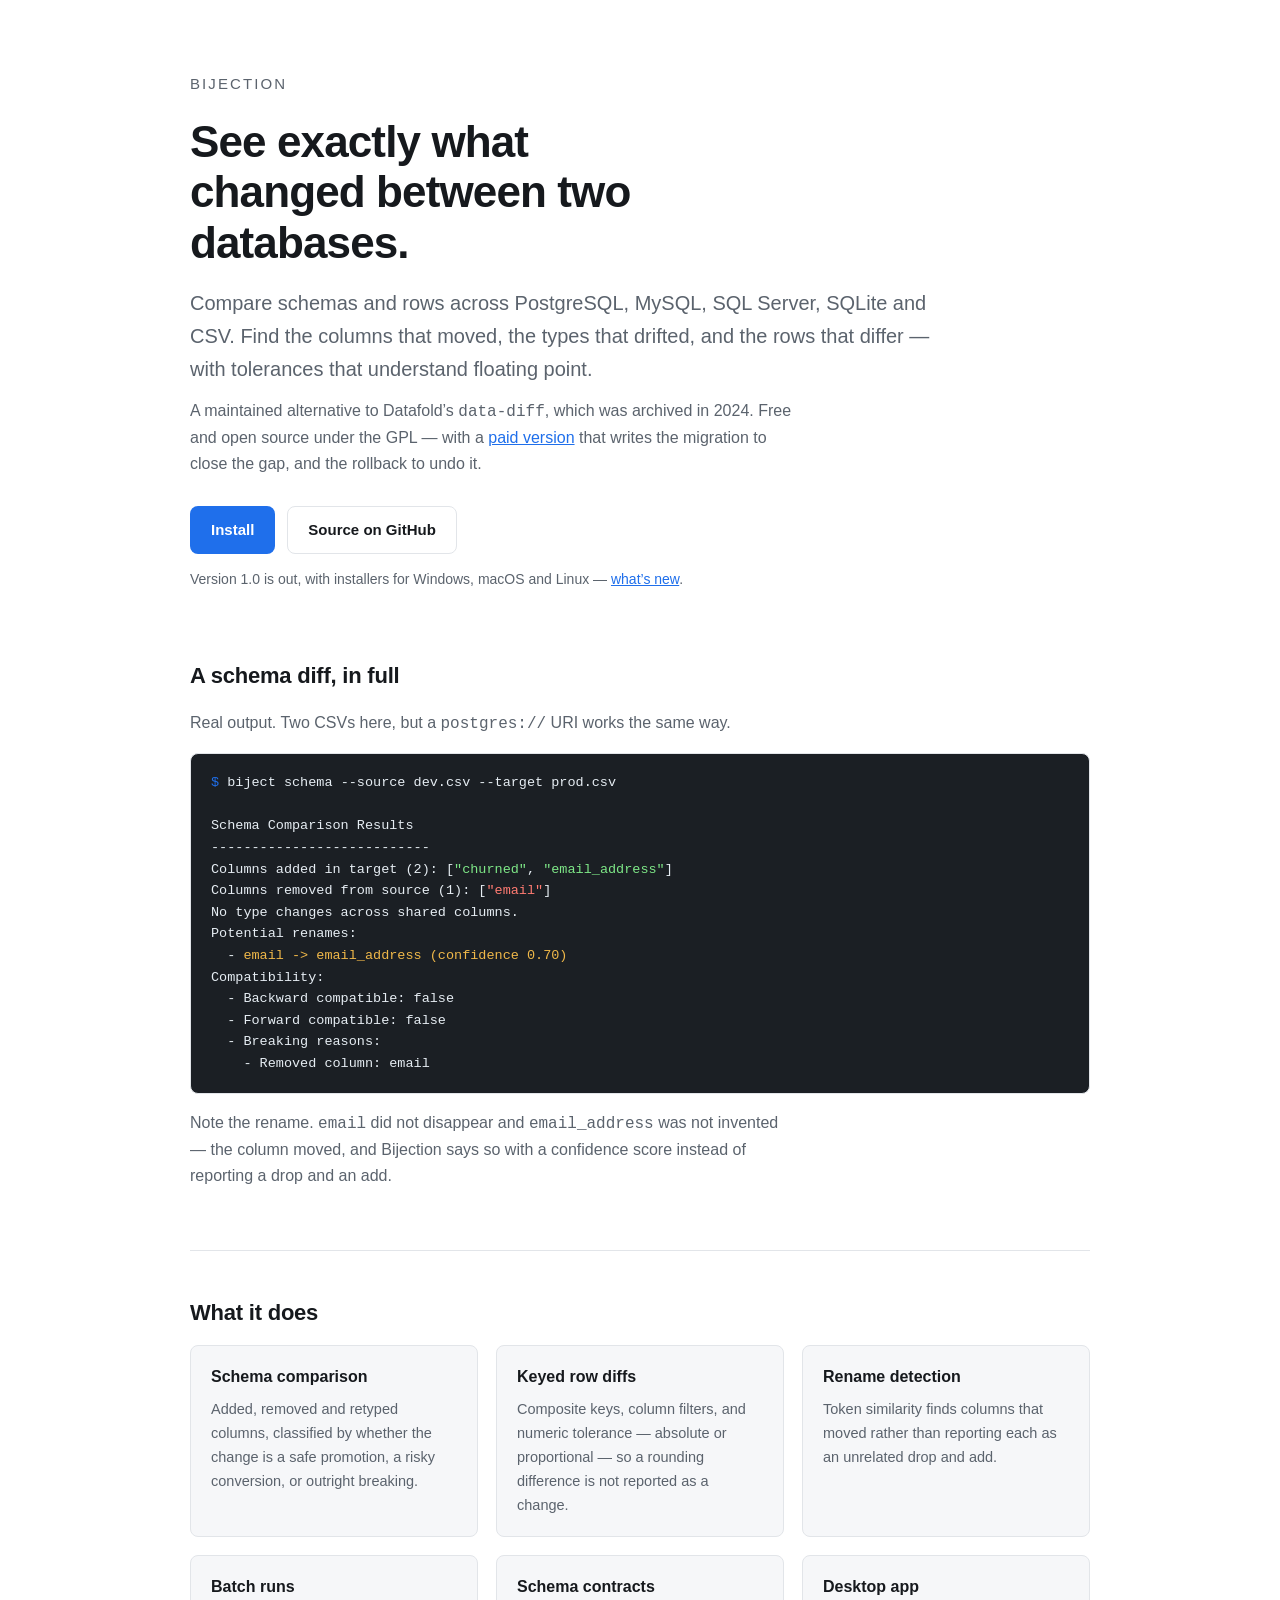
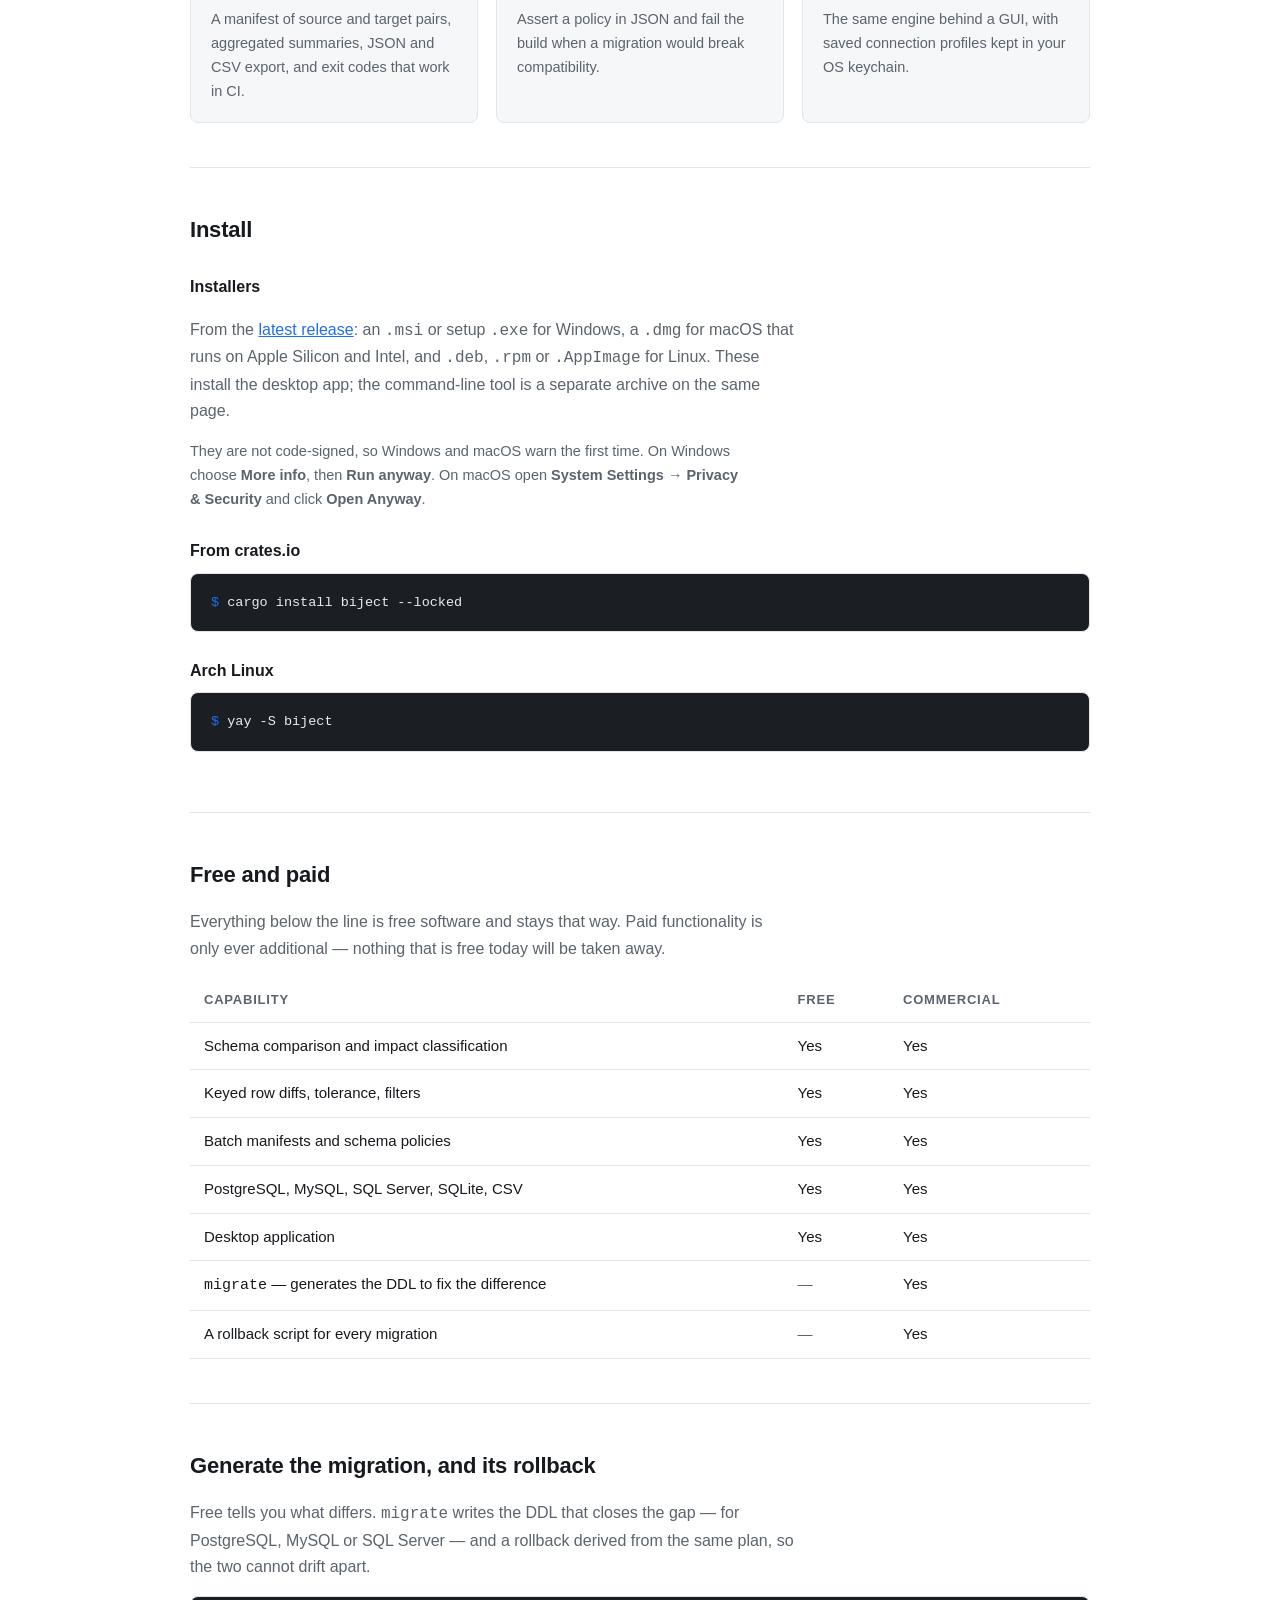
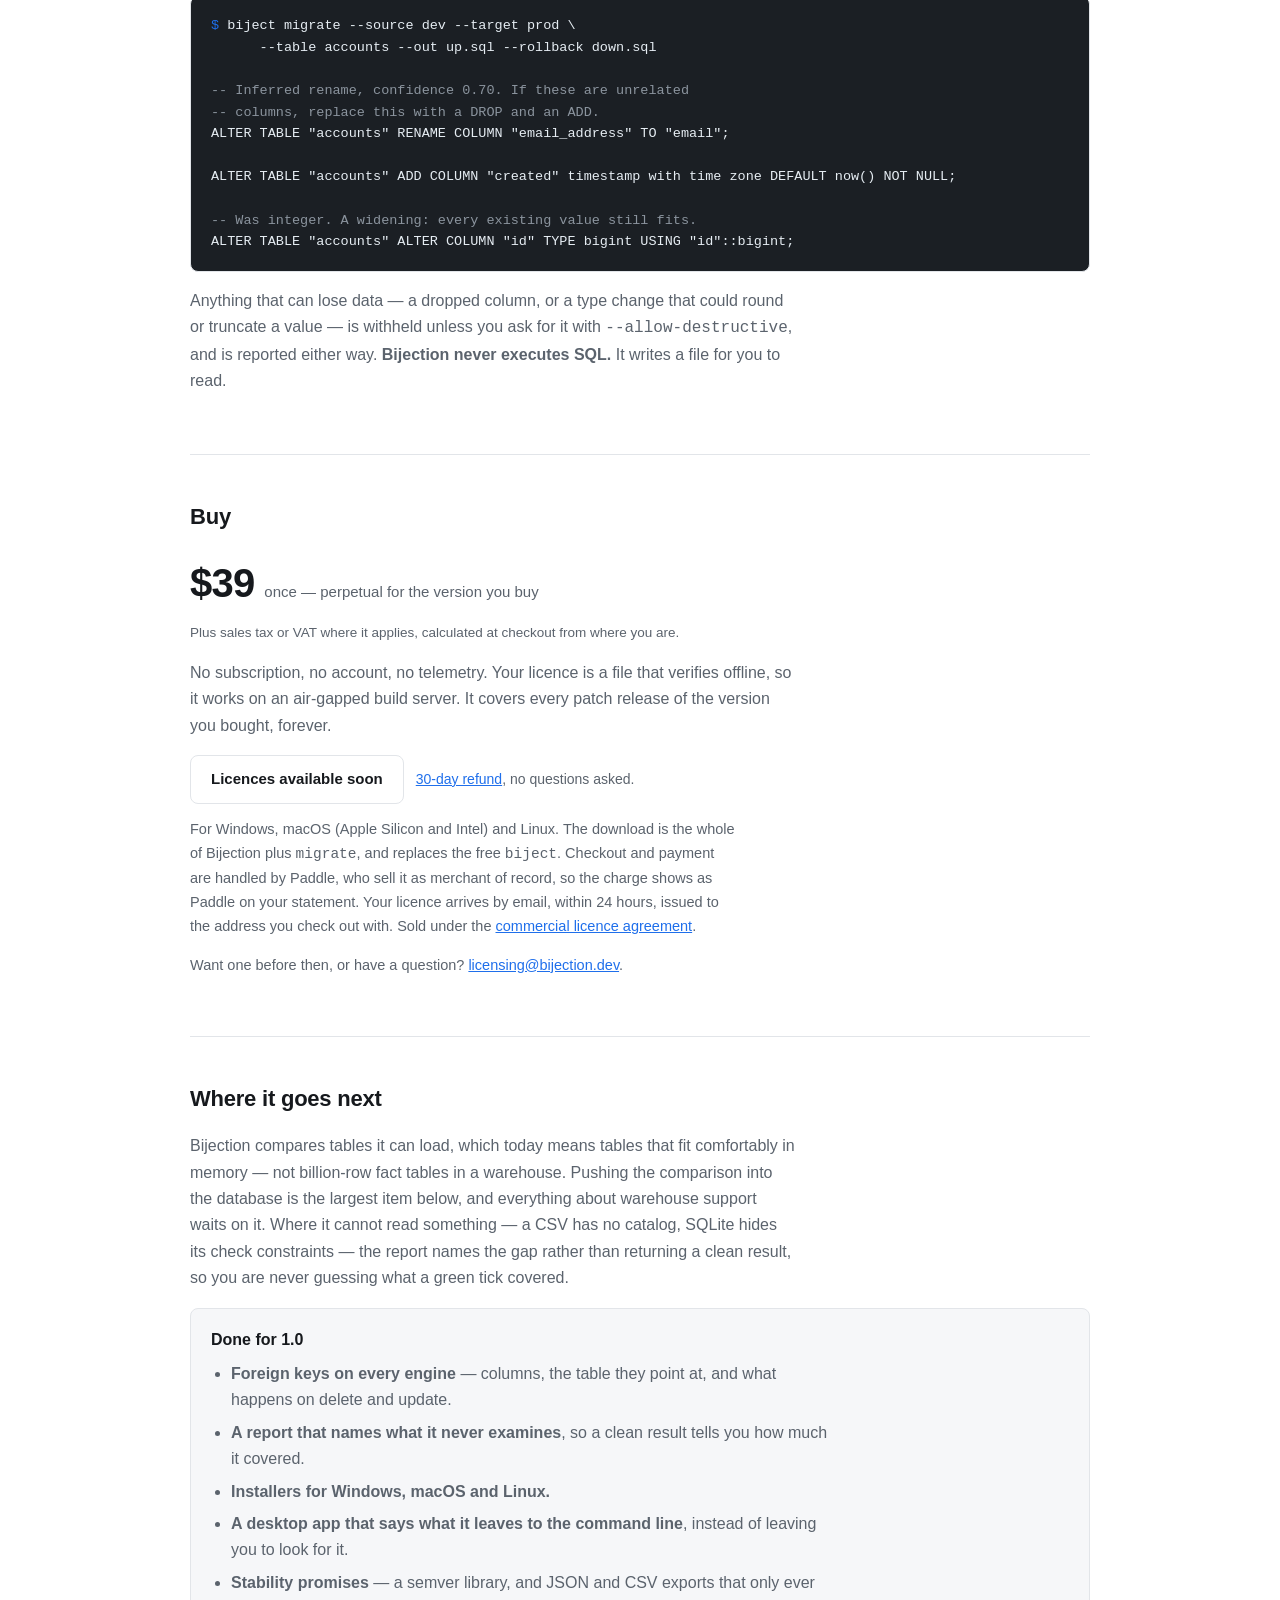
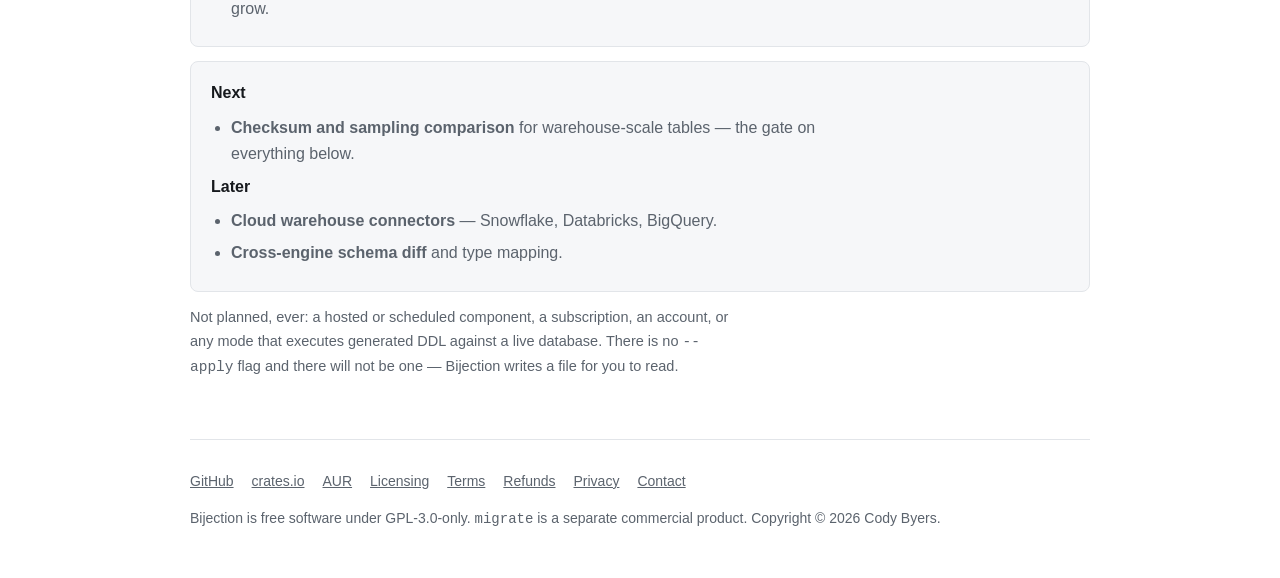
<file: site/index.html>
<!doctype html>
<html lang="en">
<head>
<meta charset="utf-8">
<meta name="viewport" content="width=device-width, initial-scale=1">
<title>Bijection — schema and data diffs for SQL databases</title>
<meta name="description" content="Compare schemas and rows across PostgreSQL, MySQL, SQL Server, SQLite and CSV. Free and open source. Migration DDL generation available commercially.">

<meta property="og:title" content="Bijection">
<meta property="og:description" content="Schema and data diffs for SQL databases. A maintained alternative to Datafold's data-diff, archived in 2024.">
<meta property="og:type" content="website">
<meta property="og:url" content="https://bijection.dev">

<link rel="icon" href="/icon.svg" type="image/svg+xml">
<link rel="stylesheet" href="style.css">
</head>
<body>

<div class="wrap">

<header>
  <p class="brand">Bijection</p>
  <h1>See exactly what changed between two databases.</h1>
  <p class="lede">
    Compare schemas and rows across PostgreSQL, MySQL, SQL Server, SQLite and CSV.
    Find the columns that moved, the types that drifted, and the rows that differ —
    with tolerances that understand floating point.
  </p>
  <p class="successor">
    A maintained alternative to Datafold&rsquo;s <span class="mono">data-diff</span>, which was
    archived in 2024. Free and open source under the GPL — with a
    <a href="#pro">paid version</a> that writes the migration to close the gap, and the
    rollback to undo it.
  </p>
  <div class="cta-row">
    <a class="btn btn-primary" href="#install">Install</a>
    <a class="btn btn-secondary" href="https://github.com/vixinxiviir/biject">Source on GitHub</a>
  </div>
  <p class="cta-note">
    Version 1.0 is out, with installers for Windows, macOS and Linux —
    <a href="https://github.com/vixinxiviir/biject/releases/tag/v1.0.0">what&rsquo;s new</a>.
  </p>
</header>

<section>
  <h2>A schema diff, in full</h2>
  <p class="muted">Real output. Two CSVs here, but a <span class="mono">postgres://</span> URI works the same way.</p>
<pre><span class="p">$</span> biject schema --source dev.csv --target prod.csv

Schema Comparison Results
---------------------------
Columns added in target (2): [<span class="a">"churned"</span>, <span class="a">"email_address"</span>]
Columns removed from source (1): [<span class="d">"email"</span>]
No type changes across shared columns.
Potential renames:
  - <span class="w">email -&gt; email_address (confidence 0.70)</span>
Compatibility:
  - Backward compatible: false
  - Forward compatible: false
  - Breaking reasons:
    - Removed column: email</pre>
  <p class="muted">
    Note the rename. <span class="mono">email</span> did not disappear and
    <span class="mono">email_address</span> was not invented — the column moved, and
    Bijection says so with a confidence score instead of reporting a drop and an add.
  </p>
</section>

<section>
  <h2>What it does</h2>
  <div class="grid">
    <div class="card">
      <h3>Schema comparison</h3>
      <p>Added, removed and retyped columns, classified by whether the change is a safe promotion, a risky conversion, or outright breaking.</p>
    </div>
    <div class="card">
      <h3>Keyed row diffs</h3>
      <p>Composite keys, column filters, and numeric tolerance — absolute or proportional — so a rounding difference is not reported as a change.</p>
    </div>
    <div class="card">
      <h3>Rename detection</h3>
      <p>Token similarity finds columns that moved rather than reporting each as an unrelated drop and add.</p>
    </div>
    <div class="card">
      <h3>Batch runs</h3>
      <p>A manifest of source and target pairs, aggregated summaries, JSON and CSV export, and exit codes that work in CI.</p>
    </div>
    <div class="card">
      <h3>Schema contracts</h3>
      <p>Assert a policy in JSON and fail the build when a migration would break compatibility.</p>
    </div>
    <div class="card">
      <h3>Desktop app</h3>
      <p>The same engine behind a GUI, with saved connection profiles kept in your OS keychain.</p>
    </div>
  </div>
</section>

<section id="install">
  <h2>Install</h2>
  <h3>Installers</h3>
  <p class="muted">
    From the <a href="https://github.com/vixinxiviir/biject/releases/latest">latest release</a>:
    an <span class="mono">.msi</span> or setup <span class="mono">.exe</span> for Windows, a
    <span class="mono">.dmg</span> for macOS that runs on Apple Silicon and Intel, and
    <span class="mono">.deb</span>, <span class="mono">.rpm</span> or
    <span class="mono">.AppImage</span> for Linux. These install the desktop app; the
    command-line tool is a separate archive on the same page.
  </p>
  <p class="muted" style="font-size:14.5px">
    They are not code-signed, so Windows and macOS warn the first time. On Windows choose
    <strong>More info</strong>, then <strong>Run anyway</strong>. On macOS open
    <strong>System Settings → Privacy &amp; Security</strong> and click
    <strong>Open Anyway</strong>.
  </p>
  <h3>From crates.io</h3>
<pre><span class="p">$</span> cargo install biject --locked</pre>
  <h3>Arch Linux</h3>
<pre><span class="p">$</span> yay -S biject</pre>
</section>

<section>
  <h2>Free and paid</h2>
  <p class="muted">
    Everything below the line is free software and stays that way. Paid functionality is
    only ever additional — nothing that is free today will be taken away.
  </p>
  <div class="table-scroll">
  <table>
    <thead>
      <tr><th>Capability</th><th>Free</th><th>Commercial</th></tr>
    </thead>
    <tbody>
      <tr><td>Schema comparison and impact classification</td><td class="yes">Yes</td><td class="yes">Yes</td></tr>
      <tr><td>Keyed row diffs, tolerance, filters</td><td class="yes">Yes</td><td class="yes">Yes</td></tr>
      <tr><td>Batch manifests and schema policies</td><td class="yes">Yes</td><td class="yes">Yes</td></tr>
      <tr><td>PostgreSQL, MySQL, SQL Server, SQLite, CSV</td><td class="yes">Yes</td><td class="yes">Yes</td></tr>
      <tr><td>Desktop application</td><td class="yes">Yes</td><td class="yes">Yes</td></tr>
      <tr><td><span class="mono">migrate</span> — generates the DDL to fix the difference</td><td class="no">—</td><td class="yes">Yes</td></tr>
      <tr><td>A rollback script for every migration</td><td class="no">—</td><td class="yes">Yes</td></tr>
    </tbody>
  </table>
  </div>
</section>

<section id="pro">
  <h2>Generate the migration, and its rollback</h2>
  <p class="muted">
    Free tells you what differs. <span class="mono">migrate</span> writes the
    DDL that closes the gap — for PostgreSQL, MySQL or SQL Server — and a rollback derived from the same plan, so the two cannot drift apart.
  </p>
<pre><span class="p">$</span> biject migrate --source dev --target prod \
      --table accounts --out up.sql --rollback down.sql

<span class="c">-- Inferred rename, confidence 0.70. If these are unrelated
-- columns, replace this with a DROP and an ADD.</span>
ALTER TABLE "accounts" RENAME COLUMN "email_address" TO "email";

ALTER TABLE "accounts" ADD COLUMN "created" timestamp with time zone DEFAULT now() NOT NULL;

<span class="c">-- Was integer. A widening: every existing value still fits.</span>
ALTER TABLE "accounts" ALTER COLUMN "id" TYPE bigint USING "id"::bigint;</pre>
  <p class="muted">
    Anything that can lose data — a dropped column, or a type change that could round or
    truncate a value — is withheld unless you ask for it with
    <span class="mono">--allow-destructive</span>, and is reported either way.
    <strong>Bijection never executes SQL.</strong> It writes a file for you to read.
  </p>
</section>

<section>
  <h2>Buy</h2>
  <div class="price">
    <span class="amount">$39</span>
    <span class="terms">once — perpetual for the version you buy</span>
  </div>
  <p class="muted" style="font-size:13.5px; margin-top:-8px">
    Plus sales tax or VAT where it applies, calculated at checkout from where you are.
  </p>
  <p class="muted">
    No subscription, no account, no telemetry. Your licence is a file that verifies
    offline, so it works on an air-gapped build server. It covers every patch release
    of the version you bought, forever.
  </p>
  <div class="cta-row">
    <!-- Replaced by a "Buy — $39" button by the checkout script at the end of this
         page, once its two live Paddle values are filled in. Until then, and for
         anyone whose browser blocks Paddle's script, it stays a disabled label: a
         button that goes nowhere is worse than none. -->
    <span id="buy-slot" class="btn btn-secondary" aria-disabled="true">Licences available soon</span>
    <span class="cta-note"><a href="refunds.html">30-day refund</a>, no questions asked.</span>
  </div>
  <p class="muted" style="font-size:14.5px">
    For Windows, macOS (Apple Silicon and Intel) and Linux. The download is the whole of
    Bijection plus <span class="mono">migrate</span>, and replaces the free
    <span class="mono">biject</span>. Checkout and payment are handled by Paddle, who sell it
    as merchant of record, so the charge shows as Paddle on your statement. Your licence
    arrives by email, within 24 hours, issued to the address you check out with. Sold under
    the <a href="terms.html">commercial licence agreement</a>.
  </p>
  <p class="muted" style="font-size:14.5px">
    <span id="buy-before">Want one before then, or have a question?</span>
    <span id="buy-after" hidden>Questions?</span>
    <a href="mailto:licensing@bijection.dev">licensing@bijection.dev</a>.
  </p>
</section>

<section>
  <h2>Where it goes next</h2>
  <p class="muted">
    Bijection compares tables it can load, which today means tables that fit comfortably
    in memory — not billion-row fact tables in a warehouse. Pushing the comparison into
    the database is the largest item below, and everything about warehouse support waits
    on it. Where it cannot read something — a CSV has no catalog, SQLite hides its check
    constraints — the report names the gap rather than returning a clean result, so you
    are never guessing what a green tick covered.
  </p>
  <div class="honest">
    <h3>Done for 1.0</h3>
    <ul>
      <li><strong>Foreign keys on every engine</strong> — columns, the table they point at, and what happens on delete and update.</li>
      <li><strong>A report that names what it never examines</strong>, so a clean result tells you how much it covered.</li>
      <li><strong>Installers for Windows, macOS and Linux.</strong></li>
      <li><strong>A desktop app that says what it leaves to the command line</strong>, instead of leaving you to look for it.</li>
      <li><strong>Stability promises</strong> — a semver library, and JSON and CSV exports that only ever grow.</li>
    </ul>
  </div>
  <div class="honest" style="margin-top:14px">
    <h3>Next</h3>
    <ul>
      <li><strong>Checksum and sampling comparison</strong> for warehouse-scale tables — the gate on everything below.</li>
    </ul>
    <h3>Later</h3>
    <ul>
      <li><strong>Cloud warehouse connectors</strong> — Snowflake, Databricks, BigQuery.</li>
      <li><strong>Cross-engine schema diff</strong> and type mapping.</li>
    </ul>
  </div>
  <p class="muted" style="font-size:14.5px">
    Not planned, ever: a hosted or scheduled component, a subscription, an account, or any
    mode that executes generated DDL against a live database. There is no
    <span class="mono">--apply</span> flag and there will not be one — Bijection writes a
    file for you to read.
  </p>
</section>

<footer>
  <div class="foot-links">
    <a href="https://github.com/vixinxiviir/biject">GitHub</a>
    <a href="https://crates.io/crates/biject">crates.io</a>
    <a href="https://aur.archlinux.org/packages/biject">AUR</a>
    <a href="https://github.com/vixinxiviir/biject/blob/main/LICENSING.md">Licensing</a>
    <a href="terms.html">Terms</a>
    <a href="refunds.html">Refunds</a>
    <a href="privacy.html">Privacy</a>
    <a href="mailto:licensing@bijection.dev">Contact</a>
  </div>
  <p style="margin:0; max-width:none">
    Bijection is free software under GPL-3.0-only. <span class="mono">migrate</span> is a
    separate commercial product. Copyright © 2026 Cody Byers.
  </p>
</footer>

</div>
<!-- Checkout. bijection.dev/ is Paddle's default payment link, so this page must
     load Paddle.js: a link ending ?_ptxn=... opens its checkout here by itself. -->
<script src="https://cdn.paddle.com/paddle/v2/paddle.js"></script>
<script>
  // From the LIVE Paddle account, not sandbox; the two share nothing.
  // Both are public by design. The client-side token (Developer tools >
  // Authentication > Client-side tokens) is meant to sit in page source.
  // The API key is a secret and must never go in this file.
  const PADDLE_CLIENT_TOKEN = "live_0a41ecd95378d3c5b8adf17ca9b";
  const PADDLE_PRICE_ID = "pri_01m2f61znqwwmje6wbq16m3gta";

  (function () {
    const configured = PADDLE_CLIENT_TOKEN !== ""
      && !PADDLE_CLIENT_TOKEN.startsWith("test_")
      && PADDLE_PRICE_ID.startsWith("pri_");
    // Unconfigured, or Paddle.js blocked by an extension: leave the label.
    if (!configured || typeof Paddle === "undefined") return;

    Paddle.Initialize({ token: PADDLE_CLIENT_TOKEN });

    const button = document.createElement("a");
    button.href = "#";
    button.className = "btn btn-primary";
    button.textContent = "Buy — $39";
    button.addEventListener("click", function (event) {
      event.preventDefault();
      Paddle.Checkout.open({
        items: [{ priceId: PADDLE_PRICE_ID, quantity: 1 }],
        settings: { successUrl: "https://bijection.dev/getting-started-pro" },
      });
    });
    document.getElementById("buy-slot").replaceWith(button);
    document.getElementById("buy-before").hidden = true;
    document.getElementById("buy-after").hidden = false;
  })();
</script>

</body>
</html>
</file>
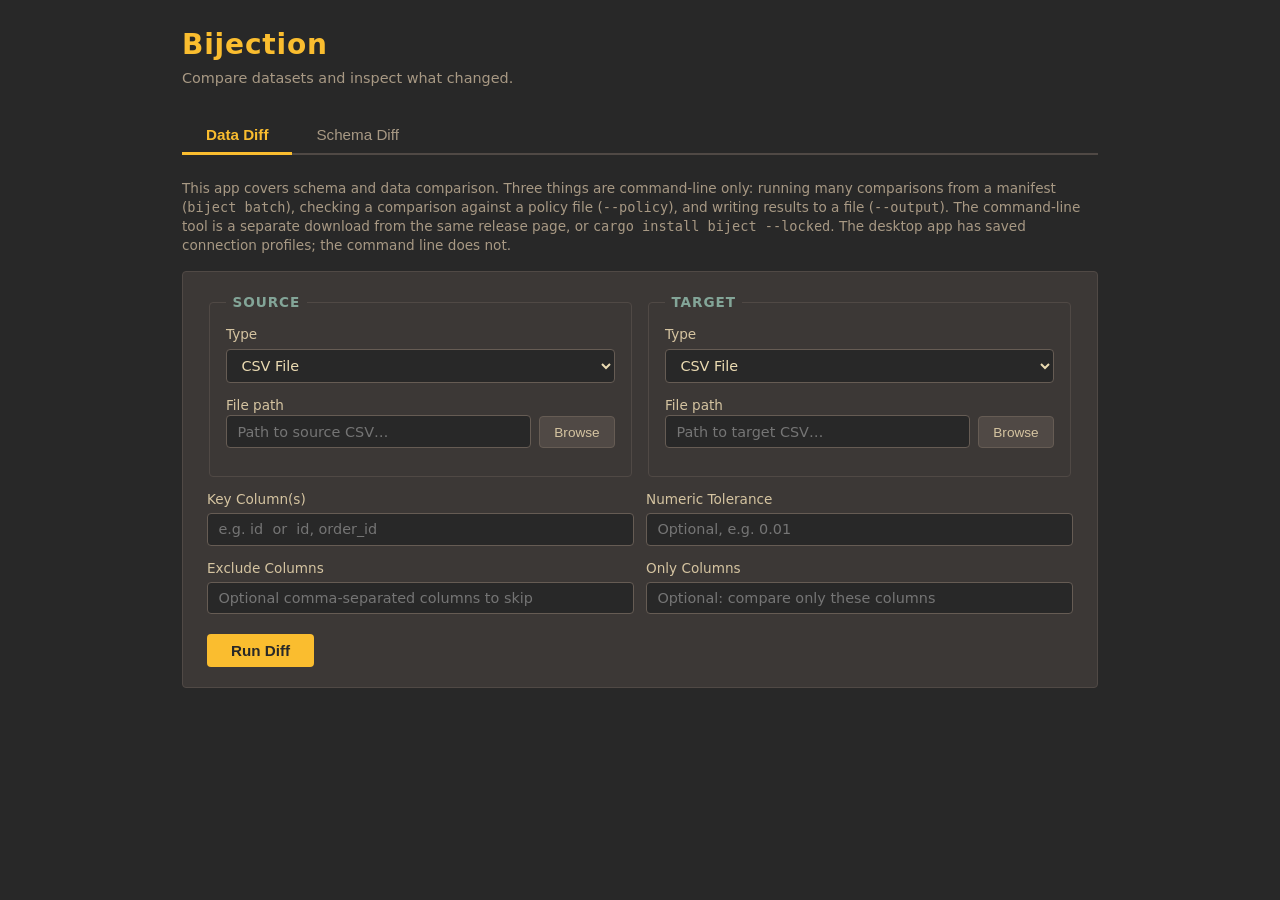
<file: tauri-app/ui/index.html>
<!DOCTYPE html>
<html lang="en">
<head>
  <meta charset="UTF-8" />
  <meta name="viewport" content="width=device-width, initial-scale=1" />
  <title>Bijection</title>
  <style>
    /* ── Gruvbox Dark palette ── */
    :root {
      --bg:      #282828;
      --bg1:     #3c3836;
      --bg2:     #504945;
      --bg3:     #665c54;
      --bg4:     #7c6f64;
      --fg:      #ebdbb2;
      --fg2:     #d5c4a1;
      --fg4:     #a89984;
      --red:     #fb4934;
      --green:   #b8bb26;
      --yellow:  #fabd2f;
      --blue:    #83a598;
      --purple:  #d3869b;
      --aqua:    #8ec07c;
      --orange:  #fe8019;
      --red-dim:    #3d1b1b;
      --green-dim:  #2a2d1b;
      --yellow-dim: #3b3018;
      --radius: 4px;
    }

    *, *::before, *::after { box-sizing: border-box; }

    body {
      background: var(--bg);
      color: var(--fg);
      font-family: 'Segoe UI', system-ui, sans-serif;
      font-size: 15px;
      line-height: 1.5;
      margin: 0;
      padding: 1.5rem 2rem;
      max-width: 980px;
      margin-inline: auto;
    }

    /* ── Typography ── */
    h1 {
      font-size: 1.75rem;
      font-weight: 700;
      color: var(--yellow);
      margin: 0 0 0.1rem;
      letter-spacing: 0.03em;
    }
    h2 { font-size: 1.2rem; color: var(--orange); margin: 1.5rem 0 0.75rem; border-bottom: 1px solid var(--bg2); padding-bottom: 0.3rem; }
    h3 { font-size: 1rem; color: var(--aqua); margin: 1.25rem 0 0.5rem; }
    .subtitle { color: var(--fg4); margin: 0 0 1.75rem; font-size: 0.9rem; }

    /* ── Tabs ── */
    .tabs {
      display: flex;
      gap: 0;
      border-bottom: 2px solid var(--bg2);
      margin-bottom: 1.5rem;
    }
    .tab-btn {
      background: none;
      border: none;
      border-bottom: 3px solid transparent;
      margin-bottom: -2px;
      padding: 0.55rem 1.5rem;
      cursor: pointer;
      color: var(--fg4);
      font-size: 0.95rem;
      font-weight: 500;
      transition: color 0.15s, border-color 0.15s;
    }
    .tab-btn:hover { color: var(--fg2); }
    .tab-btn.active { color: var(--yellow); border-bottom-color: var(--yellow); font-weight: 700; }
    .tab-panel { display: none; }
    .tab-panel.active { display: block; }

    /* ── Card / article ── */
    article {
      background: var(--bg1);
      border: 1px solid var(--bg2);
      border-radius: var(--radius);
      padding: 1.25rem 1.5rem;
      margin-bottom: 1.25rem;
    }

    /* ── Form elements ── */
    fieldset {
      border: 1px solid var(--bg2);
      border-radius: var(--radius);
      padding: 0.75rem 1rem 1rem;
      margin-bottom: 1rem;
    }
    legend {
      color: var(--blue);
      font-weight: 600;
      font-size: 0.85rem;
      text-transform: uppercase;
      letter-spacing: 0.07em;
      padding: 0 0.4rem;
    }
    label {
      display: block;
      color: var(--fg2);
      font-size: 0.85rem;
      margin-bottom: 0.75rem;
    }
    label > span, label > select, label > input { display: block; margin-top: 0.25rem; }
    input[type=text], input[type=number], input[type=password], select, textarea {
      width: 100%;
      background: var(--bg);
      color: var(--fg);
      border: 1px solid var(--bg3);
      border-radius: var(--radius);
      padding: 0.45rem 0.65rem;
      font-size: 0.9rem;
      font-family: inherit;
      outline: none;
      transition: border-color 0.15s;
    }
    input:focus, select:focus { border-color: var(--blue); }
    select option { background: var(--bg1); }
    small { color: var(--fg4); font-size: 0.78rem; }

    /* ── Grid helpers ── */
    .grid-2 { display: grid; grid-template-columns: 1fr 1fr; gap: 0.75rem; }
    .grid-3 { display: grid; grid-template-columns: repeat(3, 1fr); gap: 0.75rem; }
    .file-row { display: grid; grid-template-columns: 1fr auto; gap: 0.5rem; align-items: end; }
    .file-row input { margin-bottom: 0; }

    /* ── Buttons ── */
    button[type=submit], button.primary {
      background: var(--yellow);
      color: var(--bg);
      border: none;
      border-radius: var(--radius);
      padding: 0.5rem 1.5rem;
      font-weight: 700;
      font-size: 0.95rem;
      cursor: pointer;
      transition: background 0.15s;
      margin-top: 0.5rem;
    }
    button[type=submit]:hover, button.primary:hover { background: var(--orange); }
    button.secondary {
      background: var(--bg2);
      color: var(--fg2);
      border: 1px solid var(--bg3);
      border-radius: var(--radius);
      padding: 0.45rem 0.9rem;
      font-size: 0.85rem;
      cursor: pointer;
      transition: background 0.15s;
      white-space: nowrap;
    }
    button.secondary:hover { background: var(--bg3); color: var(--fg); }

    /* ── Spinner ── */
    #spinner, #schema-spinner { display: none; color: var(--fg4); font-size: 0.85rem; margin-left: 0.75rem; }

    /* ── Error box ── */
    #error-box, #schema-error-box { display: none; margin: 0.75rem 0; }
    .error-card {
      background: var(--red-dim);
      border: 1px solid var(--red);
      border-radius: var(--radius);
      padding: 0.65rem 1rem;
      color: var(--red);
      font-size: 0.9rem;
    }

    /* ── Stat cards ── */
    .stat-grid { display: grid; grid-template-columns: repeat(3, 1fr); gap: 0.75rem; margin-bottom: 1.25rem; }
    .stat-card {
      background: var(--bg1);
      border: 1px solid var(--bg2);
      border-radius: var(--radius);
      padding: 0.85rem 1rem;
      text-align: center;
    }
    .stat-card .number { font-size: 1.9rem; font-weight: 700; line-height: 1; }
    .stat-card .label { font-size: 0.75rem; color: var(--fg4); margin-top: 0.2rem; }

    /* ── Colour helpers ── */
    .added   { color: var(--green); }
    .removed { color: var(--red); }
    .changed { color: var(--yellow); }
    .neutral { color: var(--fg4); }

    /* ── Tags ── */
    .tag { display: inline-block; padding: 0.1rem 0.55rem; border-radius: 9999px; font-size: 0.72rem; font-weight: 700; }
    .tag-added   { background: var(--green-dim); color: var(--green); }
    .tag-removed { background: var(--red-dim);   color: var(--red); }
    .tag-changed { background: var(--yellow-dim); color: var(--yellow); }

    /* ── Tables ── */
    table { width: 100%; border-collapse: collapse; font-size: 0.85rem; }
    thead tr { border-bottom: 2px solid var(--bg2); }
    th { color: var(--fg4); font-weight: 600; text-align: left; padding: 0.4rem 0.6rem; font-size: 0.8rem; text-transform: uppercase; letter-spacing: 0.05em; }
    td { padding: 0.38rem 0.6rem; border-bottom: 1px solid var(--bg1); color: var(--fg2); }
    tbody tr:hover { background: var(--bg1); }

    /* ── Details / raw JSON ── */
    details { margin-top: 1.25rem; }
    summary { cursor: pointer; color: var(--fg4); font-size: 0.85rem; user-select: none; }
    summary:hover { color: var(--fg2); }
    pre {
      background: var(--bg);
      border: 1px solid var(--bg2);
      border-radius: var(--radius);
      padding: 0.75rem 1rem;
      font-size: 0.75rem;
      overflow: auto;
      max-height: 400px;
      color: var(--fg2);
      margin-top: 0.5rem;
    }

    /* ── Compat badges ── */
    .compat-badge { display: inline-block; padding: 0.2rem 0.75rem; border-radius: 9999px; font-size: 0.78rem; font-weight: 700; margin-right: 0.4rem; }
    .compat-ok  { background: var(--green-dim); color: var(--green); }
    .compat-bad { background: var(--red-dim);   color: var(--red); }

    /* ── Impact colours ── */
    .impact-safe     { color: var(--green); }
    .impact-risky    { color: var(--yellow); }
    .impact-breaking { color: var(--red); }

    /* ── Side-by-side source layout ── */
    .source-pair {
      display: grid;
      grid-template-columns: 1fr 1fr;
      gap: 0.75rem;
      margin-bottom: 0.75rem;
    }
    .source-pair fieldset { margin-bottom: 0; }

    /* ── Shared connection panel ── */
    #shared-conn-panel {
      background: var(--bg);
      border: 1px solid var(--blue);
      border-radius: var(--radius);
      padding: 0.75rem 1rem 1rem;
      margin-bottom: 0.75rem;
    }
    #shared-conn-panel legend {
      color: var(--blue);
      font-weight: 600;
      font-size: 0.85rem;
      text-transform: uppercase;
      letter-spacing: 0.07em;
      padding: 0 0.3rem;
    }
    .shared-toggle-row {
      display: flex;
      align-items: center;
      gap: 0.5rem;
      margin-bottom: 0.5rem;
      font-size: 0.85rem;
      color: var(--fg4);
    }
    .shared-toggle-row input[type=checkbox] {
      width: auto;
      margin: 0;
      accent-color: var(--blue);
    }
    .profile-row {
      display: flex;
      align-items: center;
      gap: 0.4rem;
      margin-bottom: 0.6rem;
    }
    .profile-row select {
      flex: 1;
      margin: 0;
      font-size: 0.85rem;
      padding: 0.3rem 0.5rem;
    }
    button.small {
      padding: 0.25rem 0.6rem;
      font-size: 0.78rem;
      min-width: 0;
      white-space: nowrap;
    }
    button.danger {
      background: var(--red-dim);
      border-color: var(--red);
      color: var(--red);
    }
    button.danger:hover {
      background: var(--red);
      color: var(--bg);
    }

    #results, #schema-results { margin-top: 0.5rem; }
  </style>
</head>
<body>
  <h1>Bijection</h1>
  <p class="subtitle">Compare datasets and inspect what changed.</p>

  <nav class="tabs">
    <button class="tab-btn active" data-tab="data">Data Diff</button>
    <button class="tab-btn" data-tab="schema">Schema Diff</button>
  </nav>

  <div style="margin-bottom:1rem; color:var(--fg4); font-size:0.85rem; line-height:1.4;">
    This app covers schema and data comparison. Three things are command-line only: running many comparisons from a manifest (<code>biject batch</code>), checking a comparison against a policy file (<code>--policy</code>), and writing results to a file (<code>--output</code>). The command-line tool is a separate download from the same release page, or <code>cargo install biject --locked</code>. The desktop app has saved connection profiles; the command line does not.
  </div>

  <!-- ── DATA DIFF TAB ── -->
  <div id="tab-data" class="tab-panel active">
  <article>
    <form id="diff-form">

      <!-- ── SHARED CONNECTION (shown when both sides are SQL Server) ── -->
      <div id="shared-conn-panel" style="display:none">
        <div class="shared-toggle-row">
          <input type="checkbox" id="use-shared-conn" onchange="onSharedConnChange()" />
          <label for="use-shared-conn" style="display:inline; margin:0; color:var(--fg2); font-size:0.88rem;">
            Use shared connection for both sides
          </label>
        </div>
        <div id="shared-conn-fields" style="display:none">
          <div class="profile-row">
            <select id="shared-profile" onchange="loadProfile('shared')"><option value="">— Saved profiles —</option></select>
            <button type="button" class="secondary small" onclick="saveProfile('shared')">Save</button>
            <button type="button" class="secondary small danger" onclick="deleteProfile('shared')">Delete</button>
          </div>
          <div class="grid-2">
            <label>Host <input type="text" id="shared-host" placeholder="localhost" /></label>
            <label>Port <input type="number" id="shared-port" placeholder="1433" value="1433" /></label>
          </div>
          <label>Database <input type="text" id="shared-database" /></label>
          <div class="grid-2">
            <label>Username <input type="text" id="shared-username" autocomplete="username" /></label>
            <label>Password <input type="password" id="shared-password" autocomplete="current-password" /></label>
          </div>
          <small>⚠ Credentials are held in memory only and never stored to disk. Saved passwords go to the OS keychain.</small>
        </div>
      </div>

      <!-- ── SOURCE + TARGET SIDE BY SIDE ── -->
      <div class="source-pair">

        <!-- SOURCE -->
        <fieldset>
          <legend>Source</legend>
          <label>Type
            <select id="source-type" onchange="onSourceTypeChange()">
              <option value="file">CSV File</option>
              <option value="sqlserver">SQL Server</option>
              <option value="postgres">PostgreSQL</option>
              <option value="mysql">MySQL / MariaDB</option>
              <option value="sqlite">SQLite</option>
            </select>
          </label>
          <div id="source-file-section">
            <label>File path
              <div class="file-row">
                <input type="text" id="source-path" placeholder="Path to source CSV…" />
                <button type="button" id="browse-source" class="secondary">Browse</button>
              </div>
            </label>
          </div>
          <div id="source-sqlite-section" style="display:none">
            <label>Database file
              <div class="file-row">
                <input type="text" id="source-sqlite-path" placeholder="Path to .db file…" />
                <button type="button" id="browse-source-sqlite" class="secondary">Browse</button>
              </div>
            </label>
            <label>Table or Query
              <input type="text" id="source-sqlite-query" placeholder="customers  or  SELECT * FROM …" />
            </label>
          </div>
          <div id="source-db-section" style="display:none">
            <div id="source-own-conn">
              <div class="profile-row">
                <select id="source-profile" onchange="loadProfile('source')"><option value="">— Saved profiles —</option></select>
                <button type="button" class="secondary small" onclick="saveProfile('source')">Save</button>
                <button type="button" class="secondary small danger" onclick="deleteProfile('source')">Delete</button>
              </div>
              <div class="grid-2">
                <label>Host <input type="text" id="source-host" placeholder="localhost" /></label>
                <label>Port <input type="number" id="source-port" placeholder="1433" value="1433" /></label>
              </div>
              <label>Database <input type="text" id="source-database" /></label>
              <div class="grid-2">
                <label>Username <input type="text" id="source-username" autocomplete="username" /></label>
                <label>Password <input type="password" id="source-password" autocomplete="current-password" /></label>
              </div>
              <small>⚠ Credentials held in memory only and never stored to disk. Saved passwords go to the OS keychain.</small>
            </div>
            <label>Table or Query
              <input type="text" id="source-query" placeholder="dbo.customers  or  SELECT * FROM …" />
            </label>
          </div>
        </fieldset>

        <!-- TARGET -->
        <fieldset>
          <legend>Target</legend>
          <label>Type
            <select id="target-type" onchange="onSourceTypeChange()">
              <option value="file">CSV File</option>
              <option value="sqlserver">SQL Server</option>
              <option value="postgres">PostgreSQL</option>
              <option value="mysql">MySQL / MariaDB</option>
              <option value="sqlite">SQLite</option>
            </select>
          </label>
          <div id="target-file-section">
            <label>File path
              <div class="file-row">
                <input type="text" id="target-path" placeholder="Path to target CSV…" />
                <button type="button" id="browse-target" class="secondary">Browse</button>
              </div>
            </label>
          </div>
          <div id="target-sqlite-section" style="display:none">
            <label>Database file
              <div class="file-row">
                <input type="text" id="target-sqlite-path" placeholder="Path to .db file…" />
                <button type="button" id="browse-target-sqlite" class="secondary">Browse</button>
              </div>
            </label>
            <label>Table or Query
              <input type="text" id="target-sqlite-query" placeholder="customers  or  SELECT * FROM …" />
            </label>
          </div>
          <div id="target-db-section" style="display:none">
            <div id="target-own-conn">
              <div class="profile-row">
                <select id="target-profile" onchange="loadProfile('target')"><option value="">— Saved profiles —</option></select>
                <button type="button" class="secondary small" onclick="saveProfile('target')">Save</button>
                <button type="button" class="secondary small danger" onclick="deleteProfile('target')">Delete</button>
              </div>
              <div class="grid-2">
                <label>Host <input type="text" id="target-host" placeholder="localhost" /></label>
                <label>Port <input type="number" id="target-port" placeholder="1433" value="1433" /></label>
              </div>
              <label>Database <input type="text" id="target-database" /></label>
              <div class="grid-2">
                <label>Username <input type="text" id="target-username" autocomplete="username" /></label>
                <label>Password <input type="password" id="target-password" autocomplete="current-password" /></label>
              </div>
              <small>⚠ Credentials held in memory only and never stored to disk. Saved passwords go to the OS keychain.</small>
            </div>
            <label>Table or Query
              <input type="text" id="target-query" placeholder="dbo.orders  or  SELECT * FROM …" />
            </label>
          </div>
        </fieldset>

      </div> <!-- end source-pair -->

      <div class="grid-2">
        <label>Key Column(s)
          <input type="text" id="keys" placeholder="e.g. id  or  id, order_id" required />
        </label>
        <label>Numeric Tolerance
          <input type="number" id="tolerance" placeholder="Optional, e.g. 0.01" step="any" min="0" />
        </label>
      </div>

      <div class="grid-2">
        <label>Exclude Columns
          <input type="text" id="exclude" placeholder="Optional comma-separated columns to skip" />
        </label>
        <label>Only Columns
          <input type="text" id="only" placeholder="Optional: compare only these columns" />
        </label>
      </div>

      <button type="submit" id="run-btn">Run Diff</button>
      <span id="spinner" style="margin-left:1rem;">Running…</span>
    </form>
  </article>

  <div id="error-box">
    <article style="border-color: #f44336;">
      <strong>Error:</strong> <span id="error-msg"></span>
    </article>
  </div>

  <div id="results" style="display:none">
    <h2>Results</h2>

    <div class="stat-grid">
      <div class="stat-card">
        <div class="number added" id="stat-added">—</div>
        <div class="label">Added rows (target only)</div>
      </div>
      <div class="stat-card">
        <div class="number removed" id="stat-removed">—</div>
        <div class="label">Removed rows (source only)</div>
      </div>
      <div class="stat-card">
        <div class="number changed" id="stat-changed">—</div>
        <div class="label">Modified rows</div>
      </div>
      <div class="stat-card">
        <div class="number neutral" id="stat-src-rows">—</div>
        <div class="label">Source rows</div>
      </div>
      <div class="stat-card">
        <div class="number neutral" id="stat-tgt-rows">—</div>
        <div class="label">Target rows</div>
      </div>
      <div class="stat-card">
        <div class="number neutral" id="stat-cols-changed">—</div>
        <div class="label">Columns with changes</div>
      </div>
    </div>

    <section id="section-schema-changes" style="display:none">
      <h3>Schema Changes</h3>
      <table>
        <thead><tr><th>Column</th><th>Change</th></tr></thead>
        <tbody id="schema-changes-body"></tbody>
      </table>
    </section>

    <section id="section-col-changes" style="display:none">
      <h3>Column Change Summary</h3>
      <table>
        <thead><tr><th>Column</th><th>Changed Rows</th><th>% of Modified</th></tr></thead>
        <tbody id="col-changes-body"></tbody>
      </table>
    </section>

    <section id="section-rows" style="display:none">
      <h3>Row Details</h3>
      <table>
        <thead><tr><th>Key</th><th>Status</th></tr></thead>
        <tbody id="rows-body"></tbody>
      </table>
    </section>

    <details>
      <summary>Raw JSON</summary>
      <pre id="raw-json" style="font-size:0.75rem; overflow:auto; max-height:400px;"></pre>
    </details>
  </div>
  </div> <!-- end tab-data -->

  <!-- ── SCHEMA DIFF TAB ── -->
  <div id="tab-schema" class="tab-panel">
  <article>
    <form id="schema-form">

      <!-- ── SHARED CONNECTION (shown when both sides are SQL Server) ── -->
      <div id="s-shared-conn-panel" style="display:none">
        <div class="shared-toggle-row">
          <input type="checkbox" id="s-use-shared-conn" onchange="onSchemaSharedConnChange()" />
          <label for="s-use-shared-conn" style="display:inline; margin:0; color:var(--fg2); font-size:0.88rem;">
            Use shared connection for both sides
          </label>
        </div>
        <div id="s-shared-conn-fields" style="display:none">
          <div class="profile-row">
            <select id="s-shared-profile" onchange="loadProfile('s-shared')"><option value="">— Saved profiles —</option></select>
            <button type="button" class="secondary small" onclick="saveProfile('s-shared')">Save</button>
            <button type="button" class="secondary small danger" onclick="deleteProfile('s-shared')">Delete</button>
          </div>
          <div class="grid-2">
            <label>Host <input type="text" id="s-shared-host" placeholder="localhost" /></label>
            <label>Port <input type="number" id="s-shared-port" placeholder="1433" value="1433" /></label>
          </div>
          <label>Database <input type="text" id="s-shared-database" /></label>
          <div class="grid-2">
            <label>Username <input type="text" id="s-shared-username" autocomplete="username" /></label>
            <label>Password <input type="password" id="s-shared-password" autocomplete="current-password" /></label>
          </div>
          <small>⚠ Credentials are held in memory only and never stored to disk. Saved passwords go to the OS keychain.</small>
        </div>
      </div>

      <!-- ── SOURCE + TARGET SIDE BY SIDE ── -->
      <div class="source-pair">

        <!-- SOURCE -->
        <fieldset>
          <legend>Source</legend>
          <label>Type
            <select id="s-source-type" onchange="onSchemaSourceTypeChange()">
              <option value="file">CSV File</option>
              <option value="sqlserver">SQL Server</option>
              <option value="postgres">PostgreSQL</option>
              <option value="mysql">MySQL / MariaDB</option>
              <option value="sqlite">SQLite</option>
            </select>
          </label>
          <div id="s-source-file-section">
            <label>File path
              <div class="file-row">
                <input type="text" id="s-source-path" placeholder="Path to source CSV…" />
                <button type="button" id="schema-browse-source" class="secondary">Browse</button>
              </div>
            </label>
          </div>
          <div id="s-source-sqlite-section" style="display:none">
            <label>Database file
              <div class="file-row">
                <input type="text" id="s-source-sqlite-path" placeholder="Path to .db file…" />
                <button type="button" id="schema-browse-source-sqlite" class="secondary">Browse</button>
              </div>
            </label>
            <label>Table or Query
              <input type="text" id="s-source-sqlite-query" placeholder="customers  or  SELECT * FROM …" />
            </label>
          </div>
          <div id="s-source-db-section" style="display:none">
            <div id="s-source-own-conn">
              <div class="profile-row">
                <select id="s-source-profile" onchange="loadProfile('s-source')"><option value="">— Saved profiles —</option></select>
                <button type="button" class="secondary small" onclick="saveProfile('s-source')">Save</button>
                <button type="button" class="secondary small danger" onclick="deleteProfile('s-source')">Delete</button>
              </div>
              <div class="grid-2">
                <label>Host <input type="text" id="s-source-host" placeholder="localhost" /></label>
                <label>Port <input type="number" id="s-source-port" placeholder="1433" value="1433" /></label>
              </div>
              <label>Database <input type="text" id="s-source-database" /></label>
              <div class="grid-2">
                <label>Username <input type="text" id="s-source-username" autocomplete="username" /></label>
                <label>Password <input type="password" id="s-source-password" autocomplete="current-password" /></label>
              </div>
              <small>⚠ Credentials held in memory only and never stored to disk. Saved passwords go to the OS keychain.</small>
            </div>
            <label>Table or Query
              <input type="text" id="s-source-query" placeholder="dbo.customers  or  SELECT * FROM …" />
            </label>
          </div>
        </fieldset>

        <!-- TARGET -->
        <fieldset>
          <legend>Target</legend>
          <label>Type
            <select id="s-target-type" onchange="onSchemaSourceTypeChange()">
              <option value="file">CSV File</option>
              <option value="sqlserver">SQL Server</option>
              <option value="postgres">PostgreSQL</option>
              <option value="mysql">MySQL / MariaDB</option>
              <option value="sqlite">SQLite</option>
            </select>
          </label>
          <div id="s-target-file-section">
            <label>File path
              <div class="file-row">
                <input type="text" id="s-target-path" placeholder="Path to target CSV…" />
                <button type="button" id="schema-browse-target" class="secondary">Browse</button>
              </div>
            </label>
          </div>
          <div id="s-target-sqlite-section" style="display:none">
            <label>Database file
              <div class="file-row">
                <input type="text" id="s-target-sqlite-path" placeholder="Path to .db file…" />
                <button type="button" id="schema-browse-target-sqlite" class="secondary">Browse</button>
              </div>
            </label>
            <label>Table or Query
              <input type="text" id="s-target-sqlite-query" placeholder="customers  or  SELECT * FROM …" />
            </label>
          </div>
          <div id="s-target-db-section" style="display:none">
            <div id="s-target-own-conn">
              <div class="profile-row">
                <select id="s-target-profile" onchange="loadProfile('s-target')"><option value="">— Saved profiles —</option></select>
                <button type="button" class="secondary small" onclick="saveProfile('s-target')">Save</button>
                <button type="button" class="secondary small danger" onclick="deleteProfile('s-target')">Delete</button>
              </div>
              <div class="grid-2">
                <label>Host <input type="text" id="s-target-host" placeholder="localhost" /></label>
                <label>Port <input type="number" id="s-target-port" placeholder="1433" value="1433" /></label>
              </div>
              <label>Database <input type="text" id="s-target-database" /></label>
              <div class="grid-2">
                <label>Username <input type="text" id="s-target-username" autocomplete="username" /></label>
                <label>Password <input type="password" id="s-target-password" autocomplete="current-password" /></label>
              </div>
              <small>⚠ Credentials held in memory only and never stored to disk. Saved passwords go to the OS keychain.</small>
            </div>
            <label>Table or Query
              <input type="text" id="s-target-query" placeholder="dbo.orders  or  SELECT * FROM …" />
            </label>
          </div>
        </fieldset>

      </div> <!-- end source-pair -->

      <button type="submit" id="schema-run-btn">Run Schema Diff</button>
      <span id="schema-spinner" style="display:none; margin-left:1rem;" aria-busy="true">Running…</span>
    </form>
  </article>

  <div id="schema-error-box" style="display:none">
    <div class="error-card">
      <strong>Error:</strong> <span id="schema-error-msg"></span>
    </div>
  </div>

  <div id="schema-results" style="display:none">
    <h2>Schema Results</h2>
    <div class="stat-grid">
      <div class="stat-card">
        <div class="number added" id="s-stat-added">—</div>
        <div class="label">Columns added</div>
      </div>
      <div class="stat-card">
        <div class="number removed" id="s-stat-removed">—</div>
        <div class="label">Columns removed</div>
      </div>
      <div class="stat-card">
        <div class="number changed" id="s-stat-types">—</div>
        <div class="label">Type changes</div>
      </div>
    </div>

    <p>
      Backward compatible: <span id="s-compat-back"></span>
      &nbsp; Forward compatible: <span id="s-compat-fwd"></span>
    </p>

    <section id="s-section-added" style="display:none">
      <h3>Added Columns</h3>
      <table><thead><tr><th>Column</th></tr></thead>
        <tbody id="s-added-body"></tbody>
      </table>
    </section>

    <section id="s-section-removed" style="display:none">
      <h3>Removed Columns</h3>
      <table><thead><tr><th>Column</th></tr></thead>
        <tbody id="s-removed-body"></tbody>
      </table>
    </section>

    <section id="s-section-types" style="display:none">
      <h3>Type Changes</h3>
      <table>
        <thead><tr><th>Column</th><th>Source Type</th><th>Target Type</th><th>Impact</th></tr></thead>
        <tbody id="s-types-body"></tbody>
      </table>
    </section>

    <section id="s-section-metadata" style="display:none">
      <h3>Schema Metadata</h3>
      <table>
        <thead><tr><th>Subject</th><th>Change</th><th>Impact</th></tr></thead>
        <tbody id="s-metadata-body"></tbody>
      </table>
    </section>

    <section id="s-section-metadata-gap" style="display:none">
      <h3>Schema Metadata Not Compared</h3>
      <ul id="s-metadata-gap-list"></ul>
    </section>

    <!-- A catalog can be readable and still not expose every kind of rule.
         Without this, "no check constraints changed" and "check constraints
         were never read" look identical here, exactly as they would in the
         CLI without its matching section. -->
    <section id="s-section-metadata-unread" style="display:none">
      <h3>Not Compared, Because the Source Cannot Report Them</h3>
      <ul id="s-metadata-unread-list"></ul>
    </section>

    <section id="s-section-scope" style="display:none">
      <h3>Never Compared, On Any Run</h3>
      <p style="color:var(--fg4); font-size:0.85rem; margin-top:0.25rem;">The following schema items are never examined by <code>biject schema</code> on any engine.</p>
      <ul id="s-scope-list"></ul>
    </section>

    <section id="s-section-renames" style="display:none">
      <h3>Possible Renames</h3>
      <table>
        <thead><tr><th>Source Column</th><th>Target Column</th><th>Confidence</th></tr></thead>
        <tbody id="s-renames-body"></tbody>
      </table>
    </section>

    <section id="s-section-violations" style="display:none">
      <h3 style="color:#f44336">Policy Violations</h3>
      <ul id="s-violations-list"></ul>
    </section>

    <section id="s-section-breaking" style="display:none">
      <h3>Breaking / Risky Reasons</h3>
      <ul id="s-breaking-list"></ul>
    </section>

    <details>
      <summary>Raw JSON</summary>
      <pre id="s-raw-json" style="font-size:0.75rem; overflow:auto; max-height:400px;"></pre>
    </details>
  </div>
  </div> <!-- end tab-schema -->

  <script>
    // ── UTILITIES ──────────────────────────────────────────────────────────
    function setDefaultPort(portInputId, dbType) {
      const el = document.getElementById(portInputId);
      if (!el) return;
      const defaultPort = dbType === 'postgres' ? 5432 : dbType === 'mysql' ? 3306 : 1433;
      // Only override if the value still matches another engine's default
      if (!el.value || el.value === '1433' || el.value === '5432' || el.value === '3306') {
        el.value = defaultPort;
        el.placeholder = String(defaultPort);
      }
    }

    // ── GLOBAL PROFILE STATE ───────────────────────────────────────────────
    // All profile selects share the same set of profiles; we sync them on load.
    let _profiles = [];

    const PROFILE_SELECTS = ['shared-profile', 'source-profile', 'target-profile', 's-shared-profile', 's-source-profile', 's-target-profile'];

    async function refreshProfiles() {
      try {
        const { invoke } = getTauri().core;
        _profiles = await invoke('list_profiles');
      } catch (_) {
        _profiles = [];
      }
      PROFILE_SELECTS.forEach(id => {
        const sel = document.getElementById(id);
        if (!sel) return;
        const current = sel.value;
        sel.innerHTML = '<option value="">— Saved profiles —</option>';
        _profiles.forEach(p => {
          const opt = document.createElement('option');
          opt.value = p.name;
          opt.textContent = `${p.name}  (${p.host}/${p.database})`;
          sel.appendChild(opt);
        });
        sel.value = current;
      });
    }

    // side = 'source' | 'target' | 's-source' | 's-target'
    async function loadProfile(side) {
      const sel = document.getElementById(side + '-profile');
      const name = sel.value;
      if (!name) return;
      const prof = _profiles.find(p => p.name === name);
      if (!prof) return;

      // Pre-select the db type and trigger visibility/port/placeholder updates
      const typeEl = document.getElementById(side + '-type');
      if (typeEl && prof.db_type) {
        typeEl.value = prof.db_type;
        if (side.startsWith('s-') && side !== 's-shared') {
          onSchemaSourceTypeChange();
        } else if (side !== 'shared' && side !== 's-shared') {
          onSourceTypeChange();
        }
      }

      document.getElementById(side + '-host').value     = prof.host;
      document.getElementById(side + '-port').value     = prof.port ?? (prof.db_type === 'postgres' ? 5432 : prof.db_type === 'mysql' ? 3306 : 1433);
      document.getElementById(side + '-database').value = prof.database;
      document.getElementById(side + '-username').value = prof.username;
      document.getElementById(side + '-password').value = '';
      try {
        const { invoke } = getTauri().core;
        const pwd = await invoke('get_profile_password', { name });
        document.getElementById(side + '-password').value = pwd;
      } catch (_) { /* leave blank if keychain fails */ }
    }

    async function saveProfile(side) {
      const name = prompt('Profile name:');
      if (!name || !name.trim()) return;
      const host     = document.getElementById(side + '-host').value.trim();
      const port     = parseInt(document.getElementById(side + '-port').value, 10) || null;
      const database = document.getElementById(side + '-database').value.trim();
      const username = document.getElementById(side + '-username').value.trim();
      const password = document.getElementById(side + '-password').value;
      if (!host || !database || !username) {
        alert('Host, database, and username are required to save a profile.');
        return;
      }
      // Determine db_type from the type select for this side
      const typeSelId = side.startsWith('s-') ? side + '-type' : side + '-type';
      const db_type = document.getElementById(typeSelId)?.value ?? 'sqlserver';
      try {
        const { invoke } = getTauri().core;
        const existing = _profiles.find(p => p.name === name.trim());
        if (existing) {
          await invoke('update_profile', { profile: { name: name.trim(), db_type, host, port, database, username }, password: password || null });
        } else {
          await invoke('save_profile', { profile: { name: name.trim(), db_type, host, port, database, username }, password });
        }
        await refreshProfiles();
        // Select the newly saved profile in the current dropdown
        document.getElementById(side + '-profile').value = name.trim();
      } catch (err) {
        alert('Failed to save profile: ' + err);
      }
    }

    async function deleteProfile(side) {
      const sel = document.getElementById(side + '-profile');
      const name = sel.value;
      if (!name) { alert('Select a profile to delete.'); return; }
      if (!confirm(`Delete profile "${name}"?`)) return;
      try {
        const { invoke } = getTauri().core;
        await invoke('delete_profile', { name });
        await refreshProfiles();
      } catch (err) {
        alert('Failed to delete profile: ' + err);
      }
    }

    function getTauri() {
      if (!window.__TAURI__) {
        alert('Tauri API not available. Make sure withGlobalTauri is enabled in tauri.conf.json.');
        throw new Error('window.__TAURI__ is undefined');
      }
      return window.__TAURI__;
    }

    async function pickFile(inputId) {
      try {
        const { open } = getTauri().dialog;
        const path = await open({ multiple: false, filters: [{ name: 'CSV', extensions: ['csv'] }] });
        if (path) document.getElementById(inputId).value = path;
      } catch (err) {
        console.error('Browse error:', err);
      }
    }

    document.getElementById('browse-source').addEventListener('click', () => pickFile('source-path'));
    document.getElementById('browse-target').addEventListener('click', () => pickFile('target-path'));
    document.getElementById('browse-source-sqlite').addEventListener('click', () => pickFile('source-sqlite-path'));
    document.getElementById('browse-target-sqlite').addEventListener('click', () => pickFile('target-sqlite-path'));

    function onSourceTypeChange() {
      const srcType = document.getElementById('source-type').value;
      const tgtType = document.getElementById('target-type').value;
      const bothDb  = srcType !== 'file' && srcType !== 'sqlite' && tgtType !== 'file' && tgtType !== 'sqlite' && srcType === tgtType;

      // Show/hide file vs sqlite vs db sections per side; update default port
      for (const side of ['source', 'target']) {
        const type     = document.getElementById(side + '-type').value;
        const isFile   = type === 'file';
        const isSqlite = type === 'sqlite';
        const isDb     = !isFile && !isSqlite;
        document.getElementById(side + '-file-section').style.display   = isFile   ? '' : 'none';
        document.getElementById(side + '-sqlite-section').style.display = isSqlite ? '' : 'none';
        document.getElementById(side + '-db-section').style.display     = isDb     ? '' : 'none';
        if (isDb) {
          setDefaultPort(side + '-port', type);
          const qPlaceholder = type === 'postgres'
            ? 'public.customers  or  SELECT * FROM …'
            : type === 'mysql'
            ? 'customers  or  SELECT * FROM …'
            : 'dbo.customers  or  SELECT * FROM …';
          const qEl = document.getElementById(side + '-query');
          if (qEl) qEl.placeholder = qPlaceholder;
        }
      }

      // Show shared-conn panel only when both sides are the same DB type
      document.getElementById('shared-conn-panel').style.display = bothDb ? '' : 'none';
      if (!bothDb) {
        document.getElementById('use-shared-conn').checked = false;
        onSharedConnChange();
      }
    }

    function onSharedConnChange() {
      const shared = document.getElementById('use-shared-conn').checked;
      document.getElementById('shared-conn-fields').style.display = shared ? '' : 'none';
      // Hide/show per-side connection credentials
      document.getElementById('source-own-conn').style.display = shared ? 'none' : '';
      document.getElementById('target-own-conn').style.display = shared ? 'none' : '';
    }

    function buildSourceConfig(side) {
      const type = document.getElementById(side + '-type').value;
      if (type === 'file') {
        const path = document.getElementById(side + '-path').value.trim();
        if (!path) throw new Error(`${side} file path is required`);
        return { type: 'file', path };
      }
      if (type === 'sqlite') {
        const path  = document.getElementById(side + '-sqlite-path').value.trim();
        const query = document.getElementById(side + '-sqlite-query').value.trim();
        if (!path || !query) throw new Error(`${side} SQLite: database file path and table/query are required`);
        return { type: 'sqlite', path, query };
      }
      // DB — check if shared connection is active
      const shared = document.getElementById('use-shared-conn').checked;
      const prefix = shared ? 'shared' : side;
      const host     = document.getElementById(prefix + '-host').value.trim();
      const portRaw  = document.getElementById(prefix + '-port').value.trim();
      const database = document.getElementById(prefix + '-database').value.trim();
      const username = document.getElementById(prefix + '-username').value.trim();
      const password = document.getElementById(prefix + '-password').value;
      const query    = document.getElementById(side + '-query').value.trim();
      const dbLabel  = type === 'postgres' ? 'PostgreSQL' : type === 'mysql' ? 'MySQL' : 'SQL Server';
      if (!host || !database || !query || !username) {
        throw new Error(`${side} ${dbLabel}: host, database, table/query, and username are required`);
      }
      return {
        type: type === 'postgres' ? 'postgres' : type === 'mysql' ? 'mysql' : 'sql_server',
        host,
        port: portRaw ? parseInt(portRaw, 10) : null,
        database,
        query,
        username,
        password,
      };
    }

    function showError(msg) {
      document.getElementById('error-msg').textContent = msg;
      document.getElementById('error-box').style.display = '';
      document.getElementById('results').style.display = 'none';
    }

    function hideError() {
      document.getElementById('error-box').style.display = 'none';
    }

    function setText(id, val) { document.getElementById(id).textContent = val; }

    function renderResults(data) {
      // Stats
      const rs = data.row_summary;
      setText('stat-added',   rs.target_only_rows);
      setText('stat-removed', rs.source_only_rows);
      setText('stat-changed', rs.modified_rows);
      setText('stat-src-rows', rs.source_rows);
      setText('stat-tgt-rows', rs.target_rows);

      const activeCols = (data.change_summary || []).filter(c => c.changed_rows > 0).length;
      setText('stat-cols-changed', activeCols);

      // Schema changes
      const added   = data.column_summary?.column_presence?.added_in_target   || [];
      const removed = data.column_summary?.column_presence?.removed_from_source || [];
      const schemaBody = document.getElementById('schema-changes-body');
      schemaBody.innerHTML = '';
      if (added.length || removed.length) {
        added.forEach(col => {
          schemaBody.innerHTML += `<tr><td>${col}</td><td><span class="tag tag-added">added</span></td></tr>`;
        });
        removed.forEach(col => {
          schemaBody.innerHTML += `<tr><td>${col}</td><td><span class="tag tag-removed">removed</span></td></tr>`;
        });
        document.getElementById('section-schema-changes').style.display = '';
      } else {
        document.getElementById('section-schema-changes').style.display = 'none';
      }

      // Column change summary
      const summary = (data.change_summary || []).filter(c => c.changed_rows > 0);
      const colBody = document.getElementById('col-changes-body');
      colBody.innerHTML = '';
      if (summary.length) {
        summary.sort((a, b) => b.changed_rows - a.changed_rows).forEach(c => {
          colBody.innerHTML += `<tr><td>${c.column}</td><td>${c.changed_rows}</td><td>${c.percent_of_changed_rows.toFixed(1)}%</td></tr>`;
        });
        document.getElementById('section-col-changes').style.display = '';
      } else {
        document.getElementById('section-col-changes').style.display = 'none';
      }

      // Row details
      const rowsBody = document.getElementById('rows-body');
      rowsBody.innerHTML = '';
      const allRows = [
        ...(data.source_only || []).map(k => ({ key: k, status: 'removed' })),
        ...(data.target_only || []).map(k => ({ key: k, status: 'added' })),
        ...(data.modified    || []).map(k => ({ key: k, status: 'changed' })),
      ];
      if (allRows.length) {
        allRows.forEach(r => {
          rowsBody.innerHTML += `<tr><td>${r.key}</td><td><span class="tag tag-${r.status}">${r.status}</span></td></tr>`;
        });
        document.getElementById('section-rows').style.display = '';
      } else {
        document.getElementById('section-rows').style.display = 'none';
      }

      document.getElementById('raw-json').textContent = JSON.stringify(data, null, 2);
      document.getElementById('results').style.display = '';
    }

    document.getElementById('diff-form').addEventListener('submit', async (e) => {
      e.preventDefault();
      hideError();
      document.getElementById('spinner').style.display = 'inline';
      document.getElementById('run-btn').setAttribute('aria-busy', 'true');

      try {
        const source1 = buildSourceConfig('source');
        const source2 = buildSourceConfig('target');
        const rawKeys = document.getElementById('keys').value.trim();
        const keys = rawKeys.split(',').map(k => k.trim()).filter(Boolean);
        if (!keys.length) throw new Error('At least one key column is required');
        const toleranceVal = document.getElementById('tolerance').value.trim();
        const excludeVal  = document.getElementById('exclude').value.trim() || null;
        const onlyVal     = document.getElementById('only').value.trim() || null;

        const { invoke } = getTauri().core;
        const result = await invoke('run_source_diff', {
          source1,
          source2,
          keys,
          excludeColumns: excludeVal,
          onlyColumns: onlyVal,
          numericTolerance: toleranceVal ? parseFloat(toleranceVal) : null,
        });
        renderResults(result);
      } catch (err) {
        showError(err);
      } finally {
        document.getElementById('spinner').style.display = 'none';
        document.getElementById('run-btn').removeAttribute('aria-busy');
      }
    });

    // ── TAB SWITCHING ──
    document.querySelectorAll('.tab-btn').forEach(btn => {
      btn.addEventListener('click', () => {
        document.querySelectorAll('.tab-btn').forEach(b => b.classList.remove('active'));
        document.querySelectorAll('.tab-panel').forEach(p => p.classList.remove('active'));
        btn.classList.add('active');
        document.getElementById('tab-' + btn.dataset.tab).classList.add('active');
      });
    });

    // Load saved profiles once the app is ready
    refreshProfiles();

    // ── SCHEMA DIFF ──
    document.getElementById('schema-browse-source').addEventListener('click', () => pickFile('s-source-path'));
    document.getElementById('schema-browse-target').addEventListener('click', () => pickFile('s-target-path'));
    document.getElementById('schema-browse-source-sqlite').addEventListener('click', () => pickFile('s-source-sqlite-path'));
    document.getElementById('schema-browse-target-sqlite').addEventListener('click', () => pickFile('s-target-sqlite-path'));

    function onSchemaSourceTypeChange() {
      const srcType = document.getElementById('s-source-type').value;
      const tgtType = document.getElementById('s-target-type').value;
      const bothDb  = srcType !== 'file' && srcType !== 'sqlite' && tgtType !== 'file' && tgtType !== 'sqlite' && srcType === tgtType;

      for (const side of ['s-source', 's-target']) {
        const type     = document.getElementById(side + '-type').value;
        const isFile   = type === 'file';
        const isSqlite = type === 'sqlite';
        const isDb     = !isFile && !isSqlite;
        document.getElementById(side + '-file-section').style.display   = isFile   ? '' : 'none';
        document.getElementById(side + '-sqlite-section').style.display = isSqlite ? '' : 'none';
        document.getElementById(side + '-db-section').style.display     = isDb     ? '' : 'none';
        if (isDb) {
          setDefaultPort(side + '-port', type);
          const qPlaceholder = type === 'postgres'
            ? 'public.customers  or  SELECT * FROM …'
            : type === 'mysql'
            ? 'customers  or  SELECT * FROM …'
            : 'dbo.customers  or  SELECT * FROM …';
          const qEl = document.getElementById(side + '-query');
          if (qEl) qEl.placeholder = qPlaceholder;
        }
      }

      document.getElementById('s-shared-conn-panel').style.display = bothDb ? '' : 'none';
      if (!bothDb) {
        document.getElementById('s-use-shared-conn').checked = false;
        onSchemaSharedConnChange();
      }
    }

    function onSchemaSharedConnChange() {
      const shared = document.getElementById('s-use-shared-conn').checked;
      document.getElementById('s-shared-conn-fields').style.display = shared ? '' : 'none';
      document.getElementById('s-source-own-conn').style.display = shared ? 'none' : '';
      document.getElementById('s-target-own-conn').style.display = shared ? 'none' : '';
    }

    function buildSchemaSourceConfig(side) {
      const type = document.getElementById('s-' + side + '-type').value;
      if (type === 'file') {
        const path = document.getElementById('s-' + side + '-path').value.trim();
        if (!path) throw new Error(`${side} file path is required`);
        return { type: 'file', path };
      }
      if (type === 'sqlite') {
        const path  = document.getElementById('s-' + side + '-sqlite-path').value.trim();
        const query = document.getElementById('s-' + side + '-sqlite-query').value.trim();
        if (!path || !query) throw new Error(`${side} SQLite: database file path and table/query are required`);
        return { type: 'sqlite', path, query };
      }
      const shared = document.getElementById('s-use-shared-conn').checked;
      const prefix = shared ? 's-shared' : 's-' + side;
      const host     = document.getElementById(prefix + '-host').value.trim();
      const portRaw  = document.getElementById(prefix + '-port').value.trim();
      const database = document.getElementById(prefix + '-database').value.trim();
      const username = document.getElementById(prefix + '-username').value.trim();
      const password = document.getElementById(prefix + '-password').value;
      const query    = document.getElementById('s-' + side + '-query').value.trim();
      const dbLabel  = type === 'postgres' ? 'PostgreSQL' : type === 'mysql' ? 'MySQL' : 'SQL Server';
      if (!host || !database || !query || !username) {
        throw new Error(`${side} ${dbLabel}: host, database, table/query, and username are required`);
      }
      return {
        type: type === 'postgres' ? 'postgres' : type === 'mysql' ? 'mysql' : 'sql_server',
        host,
        port: portRaw ? parseInt(portRaw, 10) : null,
        database,
        query,
        username,
        password,
      };
    }

    function compatBadge(ok) {
      return `<span class="compat-badge ${ok ? 'compat-ok' : 'compat-bad'}">${ok ? 'Yes' : 'No'}</span>`;
    }

    function impactClass(impact) {
      if (impact === 'SafePromotion') return 'impact-safe';
      if (impact === 'RiskyConversion') return 'impact-risky';
      return 'impact-breaking';
    }

    // Mirrors the wording the CLI uses, so a report reads the same either way.
    function describeMetadataChange(m) {
      switch (m.kind) {
        case 'native_type':
          return `${m.from} &rarr; ${m.to}`;
        case 'nullability':
          return m.now_nullable ? 'NOT NULL dropped' : 'NOT NULL added';
        case 'default':
          return `default ${m.from === null ? 'none' : m.from} &rarr; ${m.to === null ? 'none' : m.to}`;
        case 'ordinal':
          return `position ${m.from} &rarr; ${m.to}`;
        case 'constraint_missing':
          return `${describeConstraint(m.constraint)} missing from target`;
        case 'constraint_extra':
          return `${describeConstraint(m.constraint)} only in target`;
        case 'index_missing':
          return `${describeIndex(m.index)} missing from target`;
        case 'index_extra':
          return `${describeIndex(m.index)} only in target`;
        default:
          return m.kind;
      }
    }

    function formatReferentialAction(a) {
      if (a == null) return JSON.stringify(a);
      if (typeof a === 'string') {
        return a.toUpperCase().replace(/_/g, ' ');
      }
      if (typeof a === 'object') {
        const keys = Object.keys(a);
        if (keys.length === 1) {
          return String(a[keys[0]]);
        }
        return JSON.stringify(a);
      }
      return JSON.stringify(a);
    }

    function describeConstraint(c) {
      if (!c) return 'constraint';
      switch (c.kind) {
        case 'primary_key':
          return `PRIMARY KEY (${(c.columns || []).join(', ')})`;
        case 'unique':
          return `UNIQUE (${(c.columns || []).join(', ')})`;
        case 'check':
          return `CHECK ${c.expression || ''}`;
        case 'foreign_key': {
          const cols = (c.columns || []).join(', ');
          const refCols = (c.referenced_columns || []).join(', ');
          let parts = [`FOREIGN KEY (${cols}) REFERENCES ${c.referenced_table}(${refCols})`];
          if (c.on_delete !== undefined && c.on_delete !== null) {
            if (!(typeof c.on_delete === 'string' && c.on_delete === 'no_action')) {
              parts.push('ON DELETE ' + formatReferentialAction(c.on_delete));
            }
          }
          if (c.on_update !== undefined && c.on_update !== null) {
            if (!(typeof c.on_update === 'string' && c.on_update === 'no_action')) {
              parts.push('ON UPDATE ' + formatReferentialAction(c.on_update));
            }
          }
          return parts.join(' ');
        }
        default:
          return c.kind;
      }
    }

    function describeIndex(i) {
      if (!i) return 'index';
      return `${i.unique ? 'UNIQUE INDEX' : 'INDEX'} (${(i.columns || []).join(', ')})`;
    }

    // A column change is about a column; a constraint or index change is about
    // a thing with its own name and no single column to point at.
    function metadataSubject(m) {
      if (m.column !== undefined) return m.column;
      if (m.constraint) return m.constraint.name;
      if (m.index) return m.index.name;
      return '';
    }

    // Mirrors MetadataChange::is_breaking. A rule the target does not enforce
    // lets it hold data the source could not; the reverse tightens the target,
    // which breaks writers rather than readers. Indexes are never breaking.
    function metadataIsBreaking(m) {
      switch (m.kind) {
        case 'native_type':
          return m.impact !== 'widening';
        case 'nullability':
          return !!m.now_nullable;
        case 'constraint_missing':
          return true;
        default:
          return false;
      }
    }

    function metadataImpactLabel(m) {
      if (m.kind === 'native_type') return m.impact || 'unknown';
      return m.kind.replace(/_/g, ' ');
    }

    // Matches ConstraintKind's Display impl on the Rust side.
    function describeConstraintKind(kind) {
      switch (kind) {
        case 'primary_key':
          return 'primary keys';
        case 'unique':
          return 'unique constraints';
        case 'check':
          return 'check constraints';
        case 'foreign_key':
          return 'foreign keys';
        case 'index':
          return 'indexes';
        default:
          return kind;
      }
    }

    function explainCatalog(availability) {
      switch (availability.status) {
        case 'not_a_database':
          return 'file sources have no catalog to read';
        case 'query_not_a_table':
          return 'the query is a SELECT rather than a table reference';
        case 'table_not_found':
          return `there is no table named ${availability.table || ''}`;
        case 'failed':
          return `reading the catalog failed: ${availability.reason || ''}`;
        case 'unsupported_engine':
          return `${availability.engine || 'this engine'} catalog reading is not implemented yet`;
        case 'not_requested':
          return 'metadata was not requested';
        default:
          return availability.status;
      }
    }

    function renderSchemaResults(data) {
      document.getElementById('s-stat-added').textContent   = data.added.length;
      document.getElementById('s-stat-removed').textContent = data.removed.length;
      document.getElementById('s-stat-types').textContent   = data.type_changes.length;
      document.getElementById('s-compat-back').innerHTML = compatBadge(data.compatibility.backward_compatible);
      document.getElementById('s-compat-fwd').innerHTML  = compatBadge(data.compatibility.forward_compatible);

      const addedBody = document.getElementById('s-added-body');
      addedBody.innerHTML = data.added.map(c => `<tr><td>${c}</td></tr>`).join('');
      document.getElementById('s-section-added').style.display = data.added.length ? '' : 'none';

      const removedBody = document.getElementById('s-removed-body');
      removedBody.innerHTML = data.removed.map(c => `<tr><td>${c}</td></tr>`).join('');
      document.getElementById('s-section-removed').style.display = data.removed.length ? '' : 'none';

      const typesBody = document.getElementById('s-types-body');
      typesBody.innerHTML = data.type_changes.map(t =>
        `<tr><td>${t.column}</td><td>${t.source_type}</td><td>${t.target_type}</td>
         <td class="${impactClass(t.impact)}">${t.impact}</td></tr>`
      ).join('');
      document.getElementById('s-section-types').style.display = data.type_changes.length ? '' : 'none';

      // Metadata comes from the database catalog. An empty list means nothing
      // differed only when both sides were read; otherwise it means nothing was
      // examined, and the gap section says which and why.
      const metadata = data.metadata || { changes: [], source: {}, target: {} };
      const bothRead = metadata.source.status === 'available'
                    && metadata.target.status === 'available';

      const metadataBody = document.getElementById('s-metadata-body');
      metadataBody.innerHTML = (metadata.changes || []).map(m => {
        const breaking = metadataIsBreaking(m);
        return `<tr><td>${metadataSubject(m)}</td><td>${describeMetadataChange(m)}</td>
                <td class="${breaking ? 'impact-breaking' : 'impact-safe'}">${metadataImpactLabel(m)}</td></tr>`;
      }).join('');
      document.getElementById('s-section-metadata').style.display =
        (bothRead && (metadata.changes || []).length) ? '' : 'none';

      const gaps = [];
      if (metadata.source.status && metadata.source.status !== 'available') {
        gaps.push(`Source: ${explainCatalog(metadata.source)}`);
      }
      if (metadata.target.status && metadata.target.status !== 'available') {
        gaps.push(`Target: ${explainCatalog(metadata.target)}`);
      }
      const gapList = document.getElementById('s-metadata-gap-list');
      gapList.innerHTML = gaps.map(g => `<li>${g}</li>`).join('');
      document.getElementById('s-section-metadata-gap').style.display = gaps.length ? '' : 'none';

      // Reported whether or not the catalogs were readable: a catalog that was
      // read can still be missing a whole kind of rule.
      const unread = [];
      for (const [side, availability] of [['Source', metadata.source], ['Target', metadata.target]]) {
        for (const kind of (availability.unread || [])) {
          unread.push(`${side}: ${describeConstraintKind(kind)}`);
        }
      }
      const unreadList = document.getElementById('s-metadata-unread-list');
      unreadList.innerHTML = unread.map(u => `<li>${u}</li>`).join('');
      document.getElementById('s-section-metadata-unread').style.display =
        unread.length ? '' : 'none';

      // Scope is what the tool never examines on any run.
      if (data.scope) {
        const scopeList = document.getElementById('s-scope-list');
        scopeList.innerHTML = (data.scope.not_compared || []).map(i => `<li>${i}</li>`).join('');
        document.getElementById('s-section-scope').style.display = '';
      } else {
        document.getElementById('s-section-scope').style.display = 'none';
      }

      const renamesBody = document.getElementById('s-renames-body');
      renamesBody.innerHTML = data.rename_suggestions.map(r =>
        `<tr><td>${r.source_column}</td><td>${r.target_column}</td><td>${(r.score * 100).toFixed(0)}%</td></tr>`
      ).join('');
      document.getElementById('s-section-renames').style.display = data.rename_suggestions.length ? '' : 'none';

      const breakingList = document.getElementById('s-breaking-list');
      breakingList.innerHTML = data.compatibility.breaking_reasons.map(r => `<li>${r}</li>`).join('');
      document.getElementById('s-section-breaking').style.display = data.compatibility.breaking_reasons.length ? '' : 'none';

      const violationsList = document.getElementById('s-violations-list');
      violationsList.innerHTML = data.policy_violations.map(v => `<li>${v}</li>`).join('');
      document.getElementById('s-section-violations').style.display = data.policy_violations.length ? '' : 'none';

      document.getElementById('s-raw-json').textContent = JSON.stringify(data, null, 2);
      document.getElementById('schema-results').style.display = '';
    }

    document.getElementById('schema-form').addEventListener('submit', async (e) => {
      e.preventDefault();
      document.getElementById('schema-error-box').style.display = 'none';
      document.getElementById('schema-spinner').style.display = 'inline';
      document.getElementById('schema-run-btn').setAttribute('aria-busy', 'true');

      try {
        const source1 = buildSchemaSourceConfig('source');
        const source2 = buildSchemaSourceConfig('target');
        const { invoke } = getTauri().core;
        const result = await invoke('run_schema_diff', { source1, source2 });
        renderSchemaResults(result);
      } catch (err) {
        document.getElementById('schema-error-msg').textContent = err;
        document.getElementById('schema-error-box').style.display = '';
        document.getElementById('schema-results').style.display = 'none';
      } finally {
        document.getElementById('schema-spinner').style.display = 'none';
        document.getElementById('schema-run-btn').removeAttribute('aria-busy');
      }
    });
  </script>
</body>
</html>
</file>
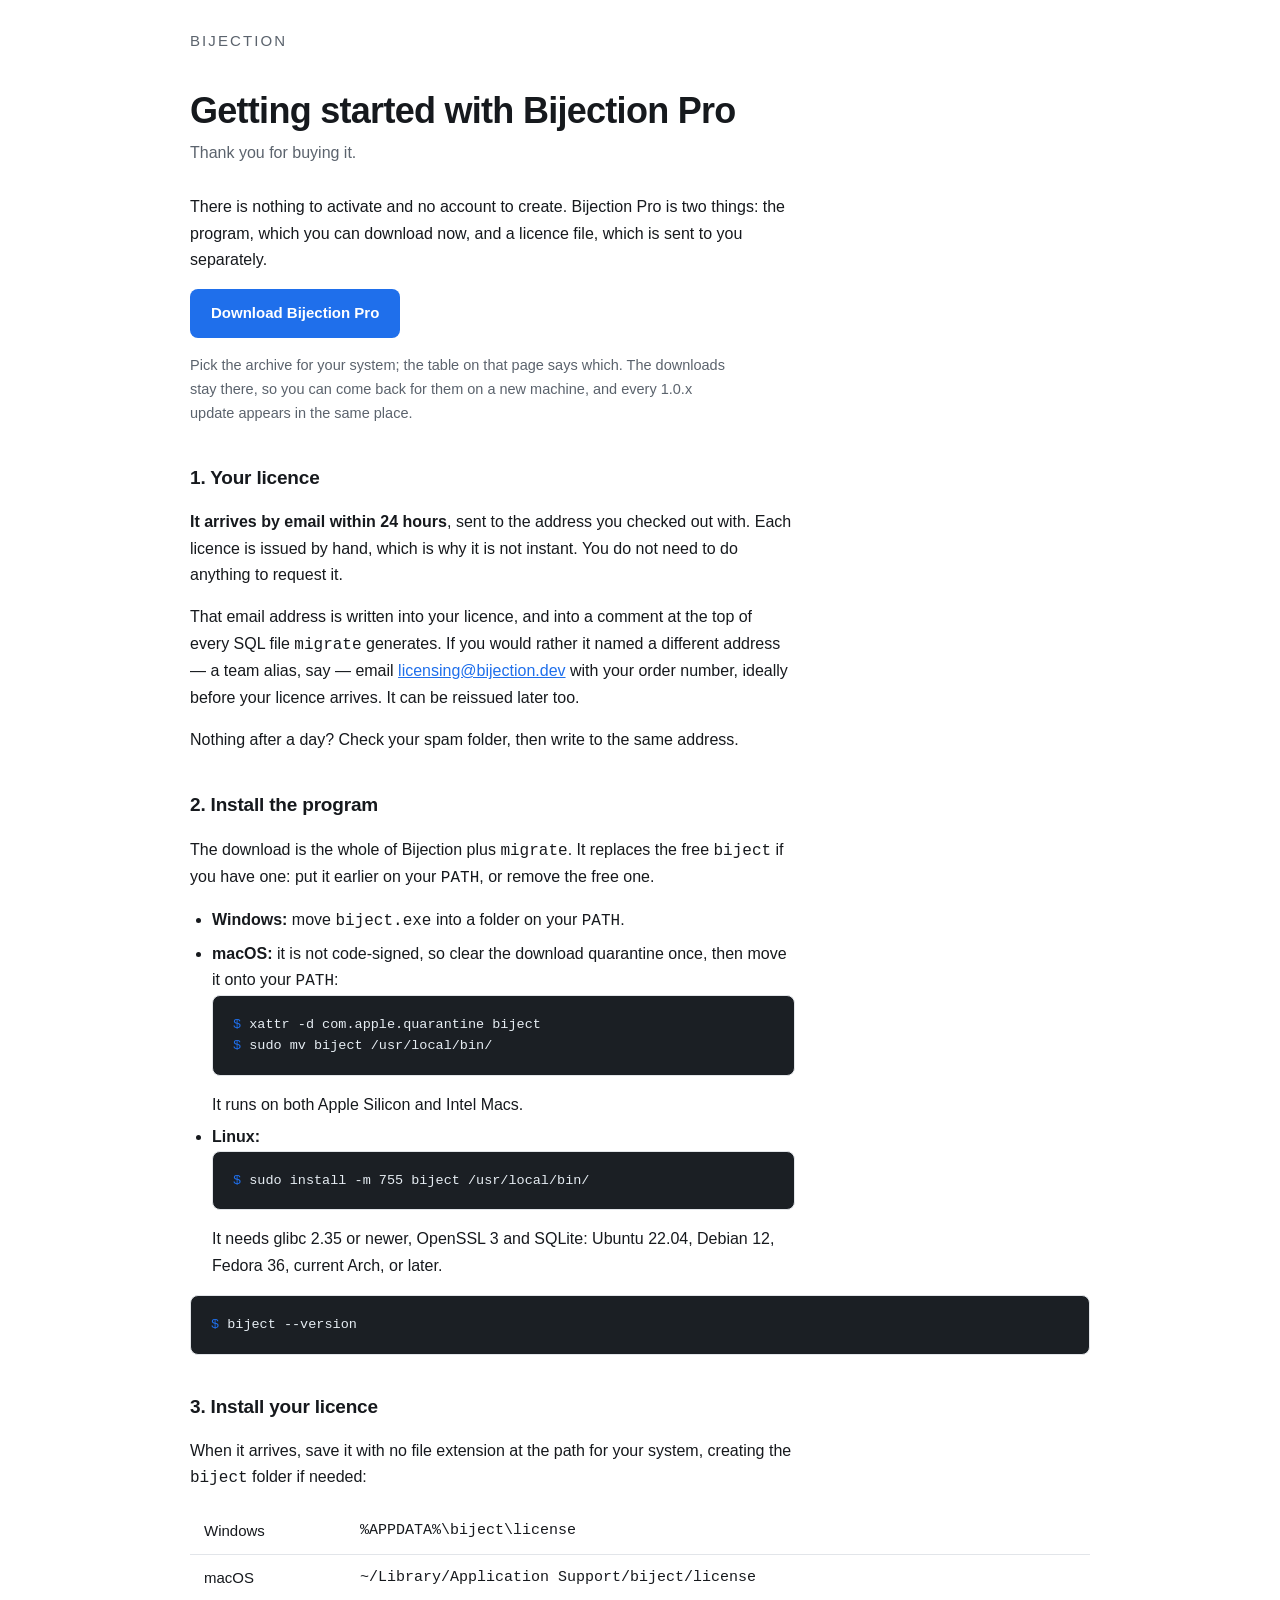
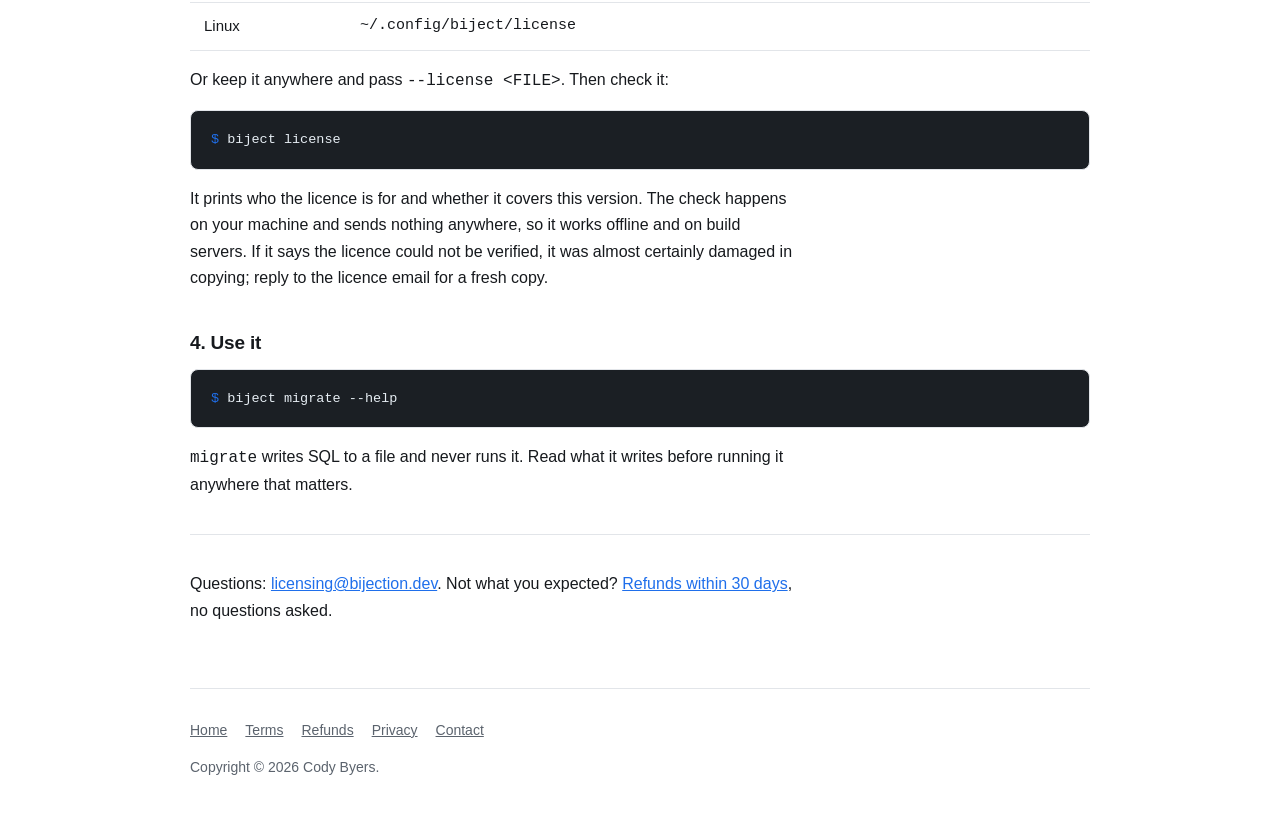
<file: site/getting-started-pro.html>
<!doctype html>
<html lang="en">
<head>
<meta charset="utf-8">
<meta name="viewport" content="width=device-width, initial-scale=1">
<title>Getting started with Bijection Pro</title>
<meta name="description" content="What happens after you buy Bijection Pro: your licence, installing, and checking it works.">
<!-- Reached from Paddle's checkout after payment, not from the landing page. -->
<meta name="robots" content="noindex">
<link rel="icon" href="/icon.svg" type="image/svg+xml">
<link rel="stylesheet" href="style.css">
</head>
<body>

<div class="wrap">

<!-- Mirrors biject-pro/packaging/INSTALL.txt, which ships inside every
     download. Change one, change the other. -->

<div class="topbar"><a href="/">Bijection</a></div>

<main class="doc">
  <h1>Getting started with Bijection Pro</h1>
  <p class="version">Thank you for buying it.</p>

  <p>
    There is nothing to activate and no account to create. Bijection Pro is two things: the
    program, which you can download now, and a licence file, which is sent to you separately.
  </p>
  <p>
    <a class="btn btn-primary" href="https://github.com/vixinxiviir/biject-pro-releases/releases/latest">Download Bijection Pro</a>
  </p>
  <p class="muted" style="font-size:14.5px">
    Pick the archive for your system; the table on that page says which. The downloads stay
    there, so you can come back for them on a new machine, and every 1.0.x update appears
    in the same place.
  </p>

  <h2>1. Your licence</h2>
  <p>
    <strong>It arrives by email within 24 hours</strong>, sent to the address you checked out
    with. Each licence is issued by hand, which is why it is not instant. You do not need to
    do anything to request it.
  </p>
  <p>
    That email address is written into your licence, and into a comment at the top of every
    SQL file <span class="mono">migrate</span> generates. If you would rather it named a
    different address — a team alias, say — email
    <a href="mailto:licensing@bijection.dev">licensing@bijection.dev</a> with your order
    number, ideally before your licence arrives. It can be reissued later too.
  </p>
  <p>
    Nothing after a day? Check your spam folder, then write to the same address.
  </p>

  <h2>2. Install the program</h2>
  <p>
    The download is the whole of Bijection plus <span class="mono">migrate</span>. It
    replaces the free <span class="mono">biject</span> if you have one: put it earlier on your
    <span class="mono">PATH</span>, or remove the free one.
  </p>
  <ul>
    <li><strong>Windows:</strong> move <span class="mono">biject.exe</span> into a folder on
      your <span class="mono">PATH</span>.</li>
    <li><strong>macOS:</strong> it is not code-signed, so clear the download quarantine once,
      then move it onto your <span class="mono">PATH</span>:
<pre><span class="p">$</span> xattr -d com.apple.quarantine biject
<span class="p">$</span> sudo mv biject /usr/local/bin/</pre>
      It runs on both Apple Silicon and Intel Macs.</li>
    <li><strong>Linux:</strong>
<pre><span class="p">$</span> sudo install -m 755 biject /usr/local/bin/</pre>
      It needs glibc 2.35 or newer, OpenSSL 3 and SQLite: Ubuntu 22.04, Debian 12,
      Fedora 36, current Arch, or later.</li>
  </ul>
<pre><span class="p">$</span> biject --version</pre>

  <h2>3. Install your licence</h2>
  <p>
    When it arrives, save it with no file extension at the path for your system, creating the
    <span class="mono">biject</span> folder if needed:
  </p>
  <div class="table-scroll">
  <table>
    <tbody>
      <tr><td>Windows</td><td class="mono">%APPDATA%\biject\license</td></tr>
      <tr><td>macOS</td><td class="mono">~/Library/Application Support/biject/license</td></tr>
      <tr><td>Linux</td><td class="mono">~/.config/biject/license</td></tr>
    </tbody>
  </table>
  </div>
  <p>Or keep it anywhere and pass <span class="mono">--license &lt;FILE&gt;</span>. Then check it:</p>
<pre><span class="p">$</span> biject license</pre>
  <p>
    It prints who the licence is for and whether it covers this version. The check happens on
    your machine and sends nothing anywhere, so it works offline and on build servers. If it
    says the licence could not be verified, it was almost certainly damaged in copying; reply to
    the licence email for a fresh copy.
  </p>

  <h2>4. Use it</h2>
<pre><span class="p">$</span> biject migrate --help</pre>
  <p>
    <span class="mono">migrate</span> writes SQL to a file and never runs it. Read what it
    writes before running it anywhere that matters.
  </p>

  <hr>
  <p>
    Questions: <a href="mailto:licensing@bijection.dev">licensing@bijection.dev</a>.
    Not what you expected? <a href="refunds.html">Refunds within 30 days</a>, no questions asked.
  </p>
</main>

<footer>
  <div class="foot-links">
    <a href="/">Home</a>
    <a href="terms.html">Terms</a>
    <a href="refunds.html">Refunds</a>
    <a href="privacy.html">Privacy</a>
    <a href="mailto:licensing@bijection.dev">Contact</a>
  </div>
  <p style="margin:0; max-width:none">Copyright © 2026 Cody Byers.</p>
</footer>

</div>
</body>
</html>
</file>
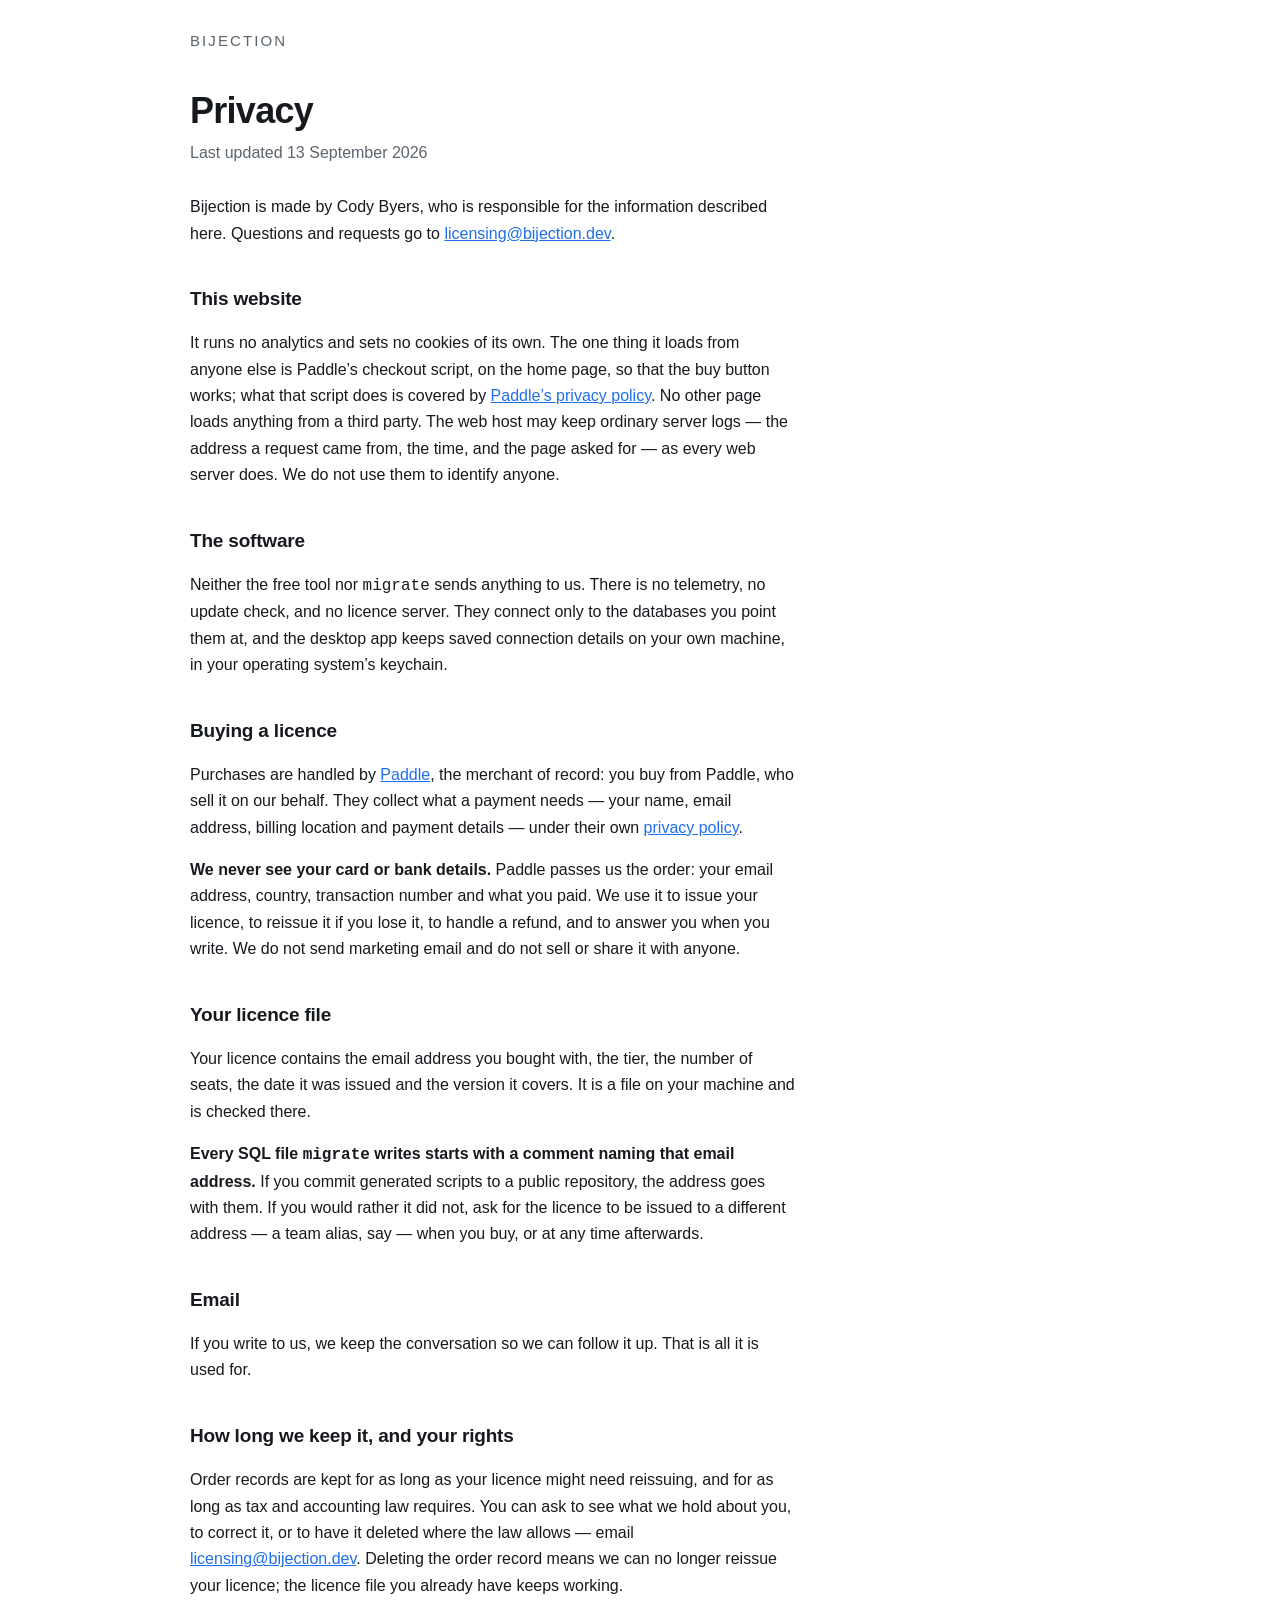
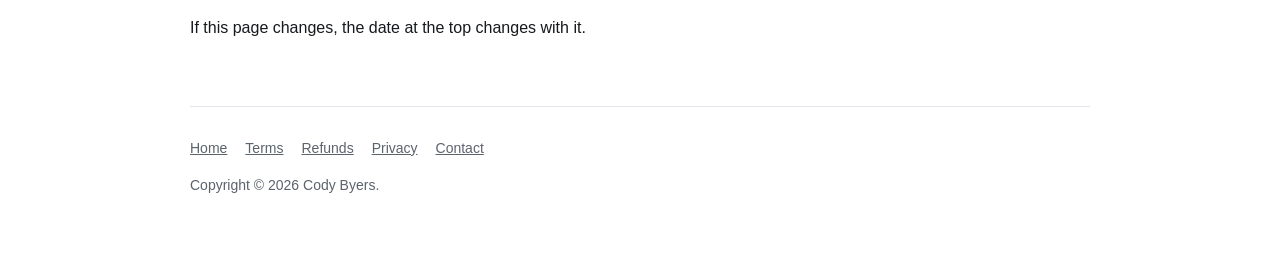
<file: site/privacy.html>
<!doctype html>
<html lang="en">
<head>
<meta charset="utf-8">
<meta name="viewport" content="width=device-width, initial-scale=1">
<title>Privacy — Bijection</title>
<meta name="description" content="What Bijection's website, software and licensing collect about you, which is very little.">
<link rel="icon" href="/icon.svg" type="image/svg+xml">
<link rel="stylesheet" href="style.css">
</head>
<body>

<div class="wrap">

<div class="topbar"><a href="/">Bijection</a></div>

<main class="doc">
  <h1>Privacy</h1>
  <p class="version">Last updated 13 September 2026</p>

  <p>
    Bijection is made by Cody Byers, who is responsible for the information described here.
    Questions and requests go to
    <a href="mailto:licensing@bijection.dev">licensing@bijection.dev</a>.
  </p>

  <h2>This website</h2>
  <p>
    It runs no analytics and sets no cookies of its own. The one thing it loads from anyone
    else is Paddle&rsquo;s checkout script, on the home page, so that the buy button works; what
    that script does is covered by
    <a href="https://www.paddle.com/legal/privacy">Paddle&rsquo;s privacy policy</a>. No other page
    loads anything from a third party. The web host may keep ordinary server logs — the address a request came from, the
    time, and the page asked for — as every web server does. We do not use them to identify
    anyone.
  </p>

  <h2>The software</h2>
  <p>
    Neither the free tool nor <span class="mono">migrate</span> sends anything to us. There is no
    telemetry, no update check, and no licence server. They connect only to the databases you
    point them at, and the desktop app keeps saved connection details on your own machine, in
    your operating system&rsquo;s keychain.
  </p>

  <h2>Buying a licence</h2>
  <p>
    Purchases are handled by <a href="https://www.paddle.com">Paddle</a>, the merchant of
    record: you buy from Paddle, who sell it on our behalf. They collect what a payment needs
    — your name, email address, billing location and payment details — under their own
    <a href="https://www.paddle.com/legal/privacy">privacy policy</a>.
  </p>
  <p>
    <strong>We never see your card or bank details.</strong> Paddle passes us the order: your
    email address, country, transaction number and what you paid. We use it to issue your
    licence, to reissue it if you lose it, to handle a refund, and to answer you when you write.
    We do not send marketing email and do not sell or share it with anyone.
  </p>

  <h2>Your licence file</h2>
  <p>
    Your licence contains the email address you bought with, the tier, the number of seats, the
    date it was issued and the version it covers. It is a file on your machine and is checked
    there.
  </p>
  <p>
    <strong>Every SQL file <span class="mono">migrate</span> writes starts with a comment naming
    that email address.</strong> If you commit generated scripts to a public repository, the
    address goes with them. If you would rather it did not, ask for the licence to be issued to
    a different address — a team alias, say — when you buy, or at any time afterwards.
  </p>

  <h2>Email</h2>
  <p>
    If you write to us, we keep the conversation so we can follow it up. That is all it is used
    for.
  </p>

  <h2>How long we keep it, and your rights</h2>
  <p>
    Order records are kept for as long as your licence might need reissuing, and for as long as
    tax and accounting law requires. You can ask to see what we hold about you, to correct it, or
    to have it deleted where the law allows — email
    <a href="mailto:licensing@bijection.dev">licensing@bijection.dev</a>. Deleting the order
    record means we can no longer reissue your licence; the licence file you already have keeps
    working.
  </p>
  <p>
    If this page changes, the date at the top changes with it.
  </p>
</main>

<footer>
  <div class="foot-links">
    <a href="/">Home</a>
    <a href="terms.html">Terms</a>
    <a href="refunds.html">Refunds</a>
    <a href="privacy.html">Privacy</a>
    <a href="mailto:licensing@bijection.dev">Contact</a>
  </div>
  <p style="margin:0; max-width:none">Copyright © 2026 Cody Byers.</p>
</footer>

</div>
</body>
</html>
</file>
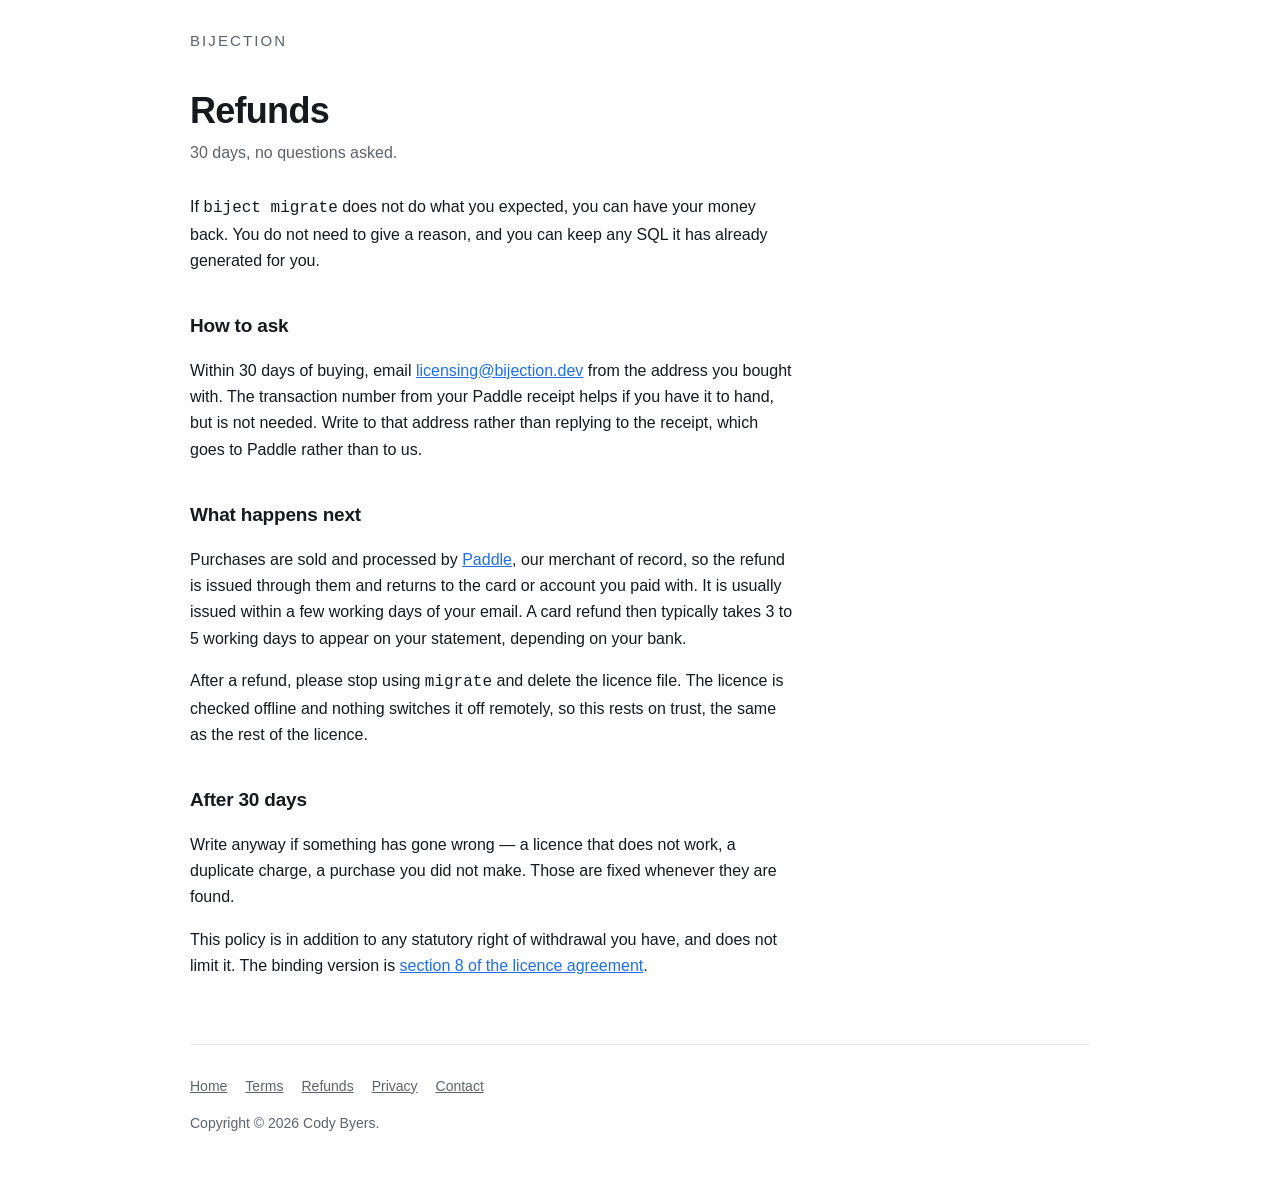
<file: site/refunds.html>
<!doctype html>
<html lang="en">
<head>
<meta charset="utf-8">
<meta name="viewport" content="width=device-width, initial-scale=1">
<title>Refunds — Bijection</title>
<meta name="description" content="The refund policy for Bijection commercial licences: 30 days, no questions asked.">
<link rel="icon" href="/icon.svg" type="image/svg+xml">
<link rel="stylesheet" href="style.css">
</head>
<body>

<div class="wrap">

<!-- Must agree with section 8 of the licence agreement (terms.html and
     biject-pro/EULA.md). This page explains it; the agreement is binding. -->

<div class="topbar"><a href="/">Bijection</a></div>

<main class="doc">
  <h1>Refunds</h1>
  <p class="version">30 days, no questions asked.</p>

  <p>
    If <span class="mono">biject migrate</span> does not do what you expected, you can have your
    money back. You do not need to give a reason, and you can keep any SQL it has already
    generated for you.
  </p>

  <h2>How to ask</h2>
  <p>
    Within 30 days of buying, email
    <a href="mailto:licensing@bijection.dev">licensing@bijection.dev</a> from the address you
    bought with. The transaction number from your Paddle receipt helps if you have it to hand,
    but is not needed. Write to that address rather than replying to the receipt, which goes to
    Paddle rather than to us.
  </p>

  <h2>What happens next</h2>
  <p>
    Purchases are sold and processed by <a href="https://www.paddle.com">Paddle</a>, our
    merchant of record, so the refund is issued through them and returns to the card or account
    you paid with. It is usually issued within a few working days of your email. A card refund
    then typically takes 3 to 5 working days to appear on your statement, depending on your
    bank.
  </p>
  <p>
    After a refund, please stop using <span class="mono">migrate</span> and delete the licence
    file. The licence is checked offline and nothing switches it off remotely, so this rests on
    trust, the same as the rest of the licence.
  </p>

  <h2>After 30 days</h2>
  <p>
    Write anyway if something has gone wrong — a licence that does not work, a duplicate
    charge, a purchase you did not make. Those are fixed whenever they are found.
  </p>
  <p>
    This policy is in addition to any statutory right of withdrawal you have, and does not
    limit it. The binding version is <a href="terms.html#refunds">section 8 of the licence
    agreement</a>.
  </p>
</main>

<footer>
  <div class="foot-links">
    <a href="/">Home</a>
    <a href="terms.html">Terms</a>
    <a href="refunds.html">Refunds</a>
    <a href="privacy.html">Privacy</a>
    <a href="mailto:licensing@bijection.dev">Contact</a>
  </div>
  <p style="margin:0; max-width:none">Copyright © 2026 Cody Byers.</p>
</footer>

</div>
</body>
</html>
</file>
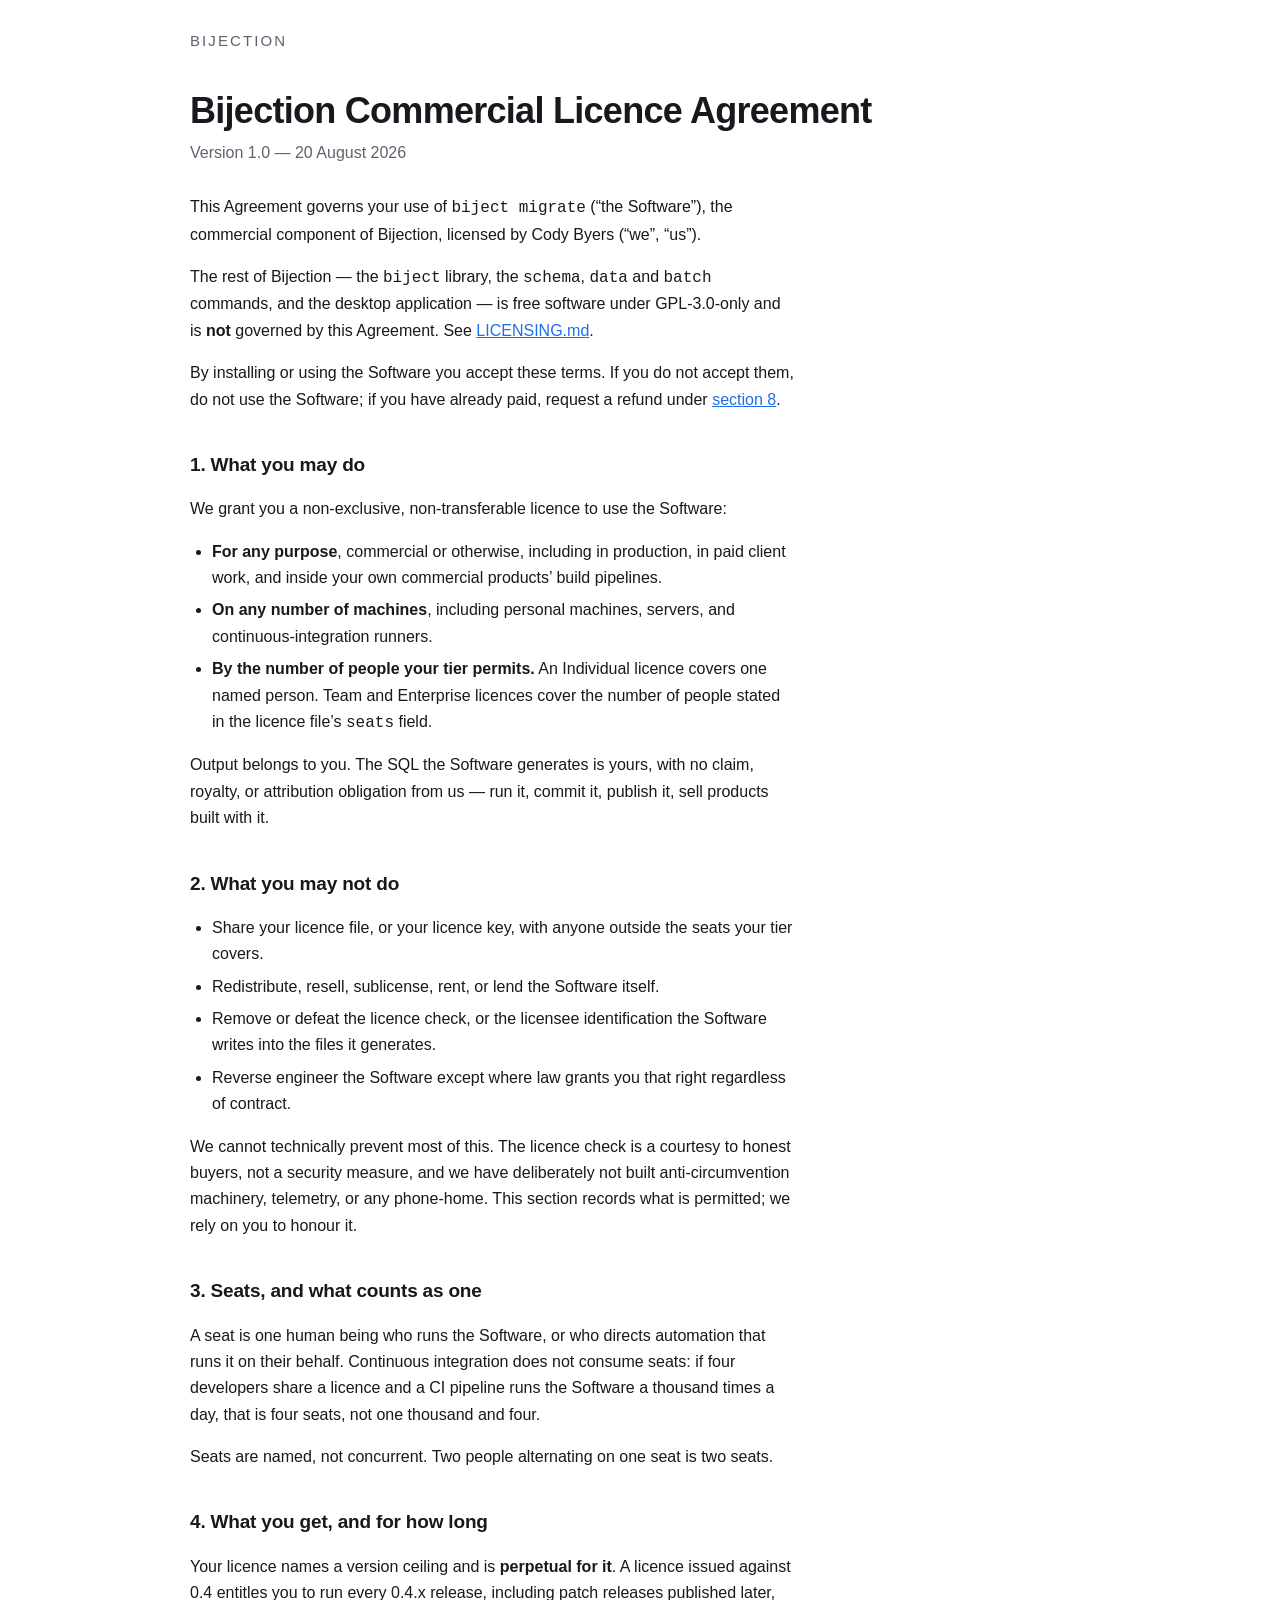
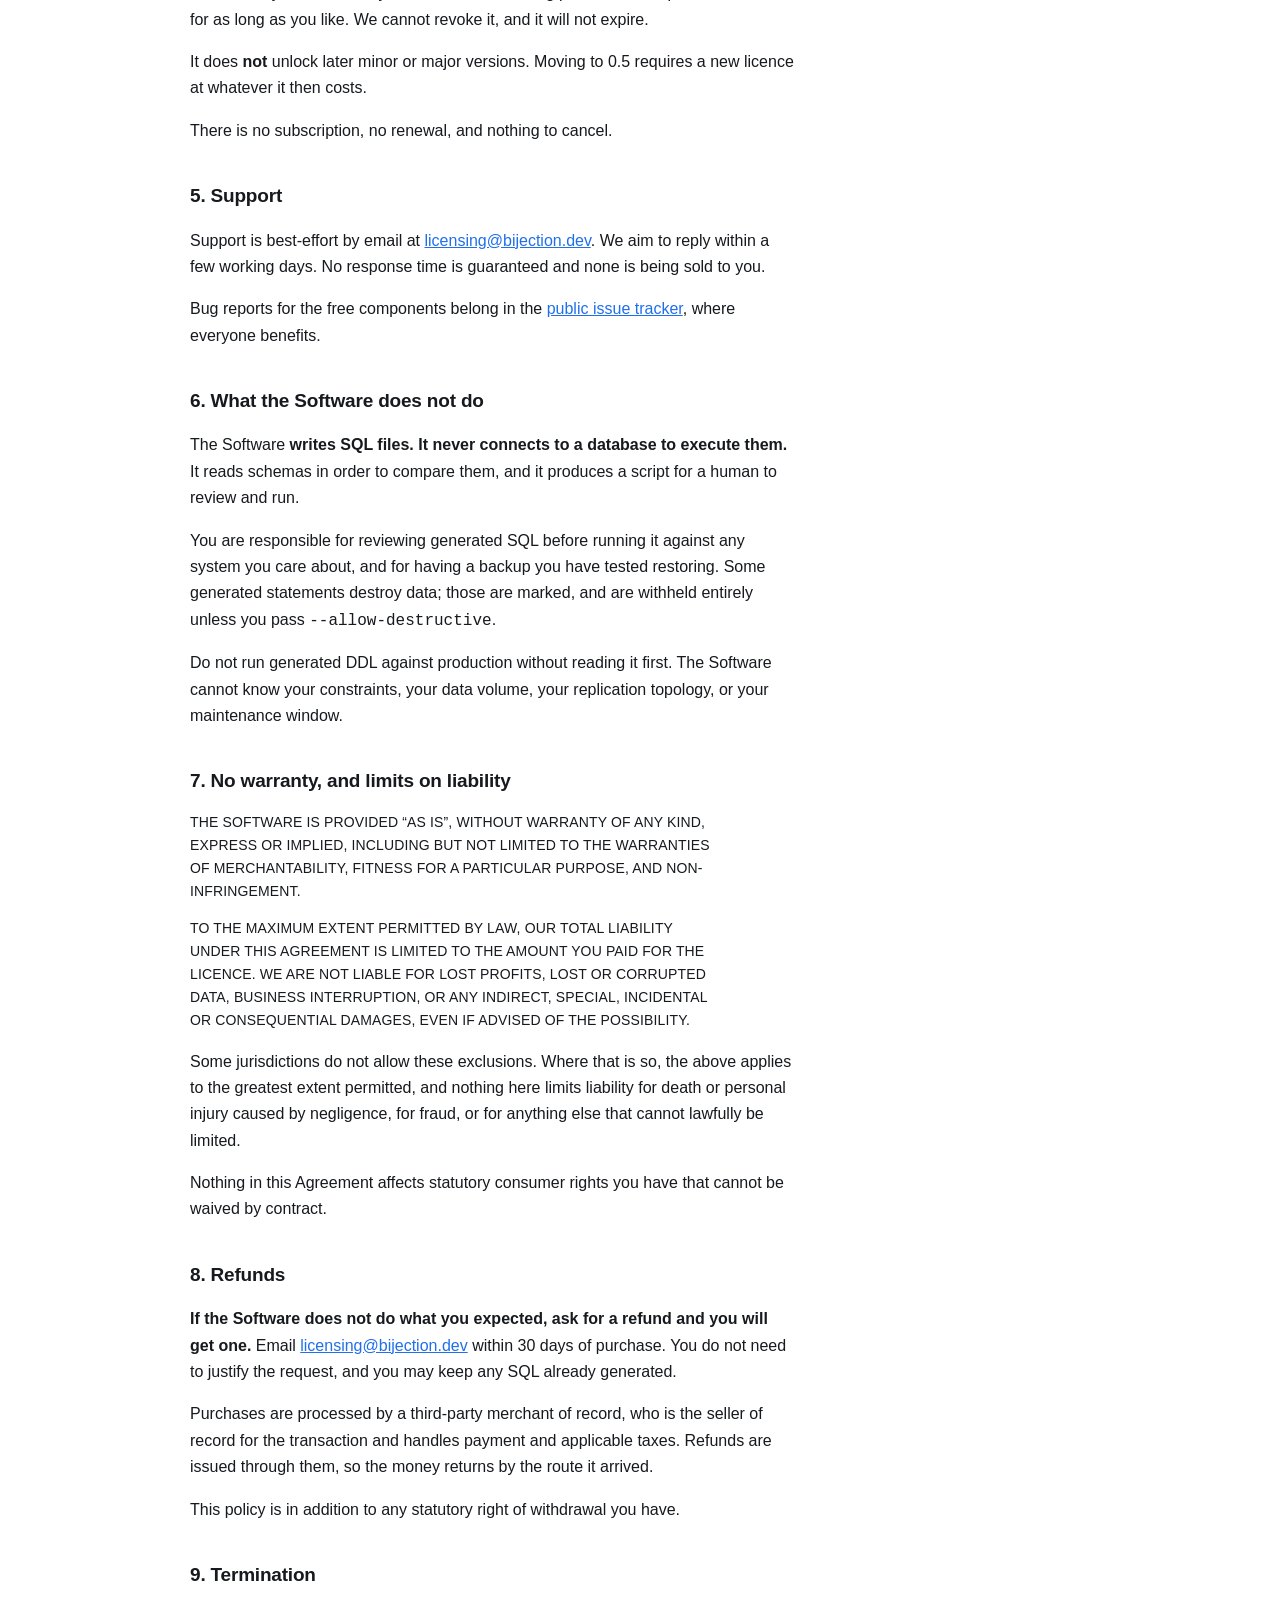
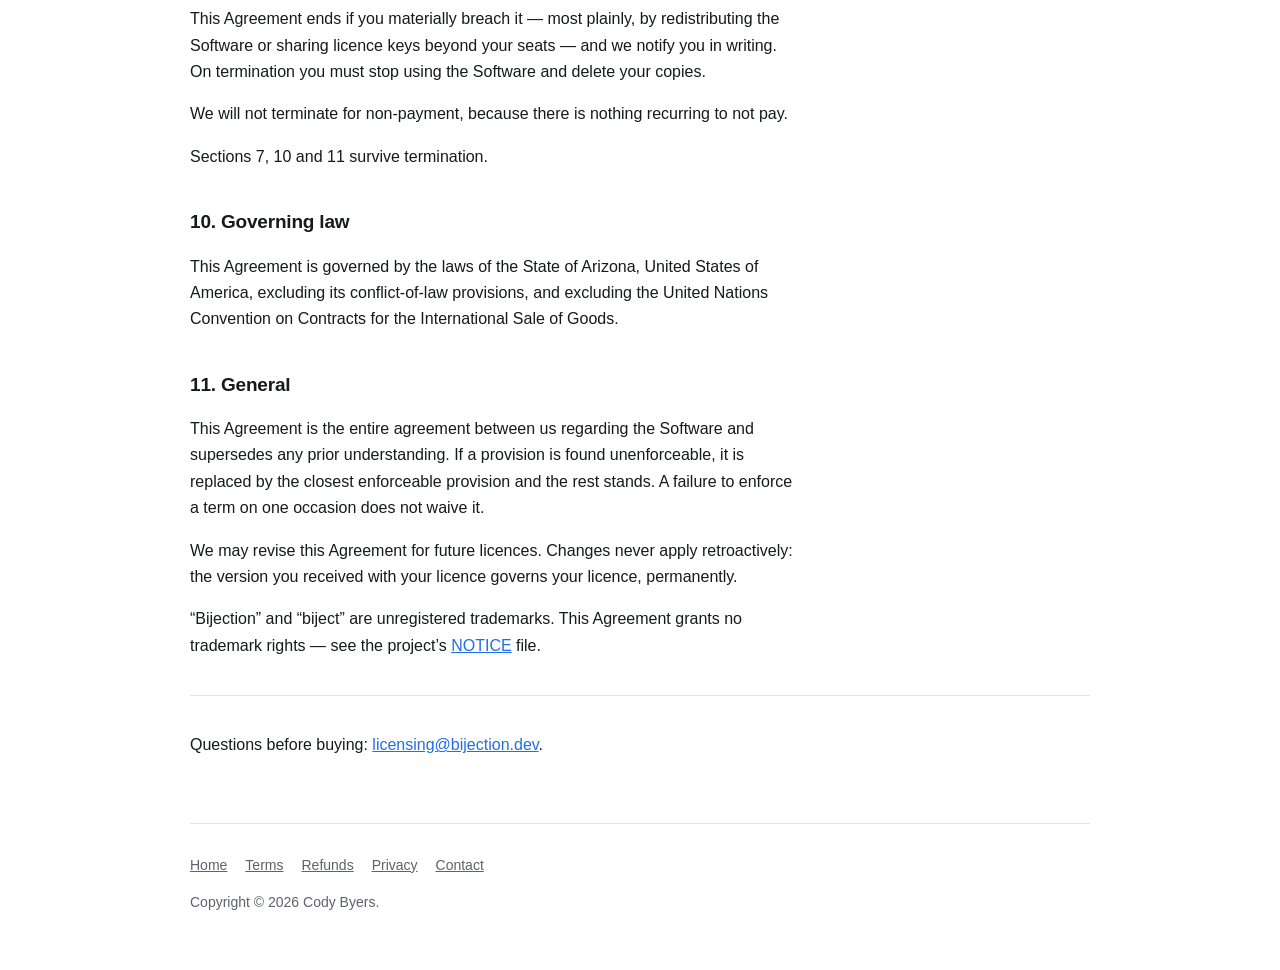
<file: site/terms.html>
<!doctype html>
<html lang="en">
<head>
<meta charset="utf-8">
<meta name="viewport" content="width=device-width, initial-scale=1">
<title>Terms — Bijection</title>
<meta name="description" content="The commercial licence agreement for biject migrate.">
<link rel="icon" href="/icon.svg" type="image/svg+xml">
<link rel="stylesheet" href="style.css">
</head>
<body>

<div class="wrap">

<!-- The published copy of biject-pro/EULA.md. The two must say the same thing:
     change that file, then this one, and bump the version line in both. -->

<div class="topbar"><a href="/">Bijection</a></div>

<main class="doc">
  <h1>Bijection Commercial Licence Agreement</h1>
  <p class="version">Version 1.0 — 20 August 2026</p>

  <p>
    This Agreement governs your use of <span class="mono">biject migrate</span> (&ldquo;the
    Software&rdquo;), the commercial component of Bijection, licensed by Cody Byers
    (&ldquo;we&rdquo;, &ldquo;us&rdquo;).
  </p>
  <p>
    The rest of Bijection — the <span class="mono">biject</span> library, the
    <span class="mono">schema</span>, <span class="mono">data</span> and
    <span class="mono">batch</span> commands, and the desktop application — is free software
    under GPL-3.0-only and is <strong>not</strong> governed by this Agreement. See
    <a href="https://github.com/vixinxiviir/biject/blob/main/LICENSING.md">LICENSING.md</a>.
  </p>
  <p>
    By installing or using the Software you accept these terms. If you do not accept them, do
    not use the Software; if you have already paid, request a refund under
    <a href="#refunds">section 8</a>.
  </p>

  <h2 id="permitted">1. What you may do</h2>
  <p>We grant you a non-exclusive, non-transferable licence to use the Software:</p>
  <ul>
    <li><strong>For any purpose</strong>, commercial or otherwise, including in production, in
      paid client work, and inside your own commercial products&rsquo; build pipelines.</li>
    <li><strong>On any number of machines</strong>, including personal machines, servers, and
      continuous-integration runners.</li>
    <li><strong>By the number of people your tier permits.</strong> An Individual licence
      covers one named person. Team and Enterprise licences cover the number of people stated
      in the licence file&rsquo;s <span class="mono">seats</span> field.</li>
  </ul>
  <p>
    Output belongs to you. The SQL the Software generates is yours, with no claim, royalty, or
    attribution obligation from us — run it, commit it, publish it, sell products built with it.
  </p>

  <h2 id="prohibited">2. What you may not do</h2>
  <ul>
    <li>Share your licence file, or your licence key, with anyone outside the seats your tier
      covers.</li>
    <li>Redistribute, resell, sublicense, rent, or lend the Software itself.</li>
    <li>Remove or defeat the licence check, or the licensee identification the Software writes
      into the files it generates.</li>
    <li>Reverse engineer the Software except where law grants you that right regardless of
      contract.</li>
  </ul>
  <p>
    We cannot technically prevent most of this. The licence check is a courtesy to honest
    buyers, not a security measure, and we have deliberately not built anti-circumvention
    machinery, telemetry, or any phone-home. This section records what is permitted; we rely
    on you to honour it.
  </p>

  <h2 id="seats">3. Seats, and what counts as one</h2>
  <p>
    A seat is one human being who runs the Software, or who directs automation that runs it on
    their behalf. Continuous integration does not consume seats: if four developers share a
    licence and a CI pipeline runs the Software a thousand times a day, that is four seats, not
    one thousand and four.
  </p>
  <p>Seats are named, not concurrent. Two people alternating on one seat is two seats.</p>

  <h2 id="duration">4. What you get, and for how long</h2>
  <p>
    Your licence names a version ceiling and is <strong>perpetual for it</strong>. A licence
    issued against 0.4 entitles you to run every 0.4.x release, including patch releases
    published later, for as long as you like. We cannot revoke it, and it will not expire.
  </p>
  <p>
    It does <strong>not</strong> unlock later minor or major versions. Moving to 0.5 requires a
    new licence at whatever it then costs.
  </p>
  <p>There is no subscription, no renewal, and nothing to cancel.</p>

  <h2 id="support">5. Support</h2>
  <p>
    Support is best-effort by email at
    <a href="mailto:licensing@bijection.dev">licensing@bijection.dev</a>. We aim to reply within
    a few working days. No response time is guaranteed and none is being sold to you.
  </p>
  <p>
    Bug reports for the free components belong in the
    <a href="https://github.com/vixinxiviir/biject/issues">public issue tracker</a>, where
    everyone benefits.
  </p>

  <h2 id="scope">6. What the Software does not do</h2>
  <p>
    The Software <strong>writes SQL files. It never connects to a database to execute
    them.</strong> It reads schemas in order to compare them, and it produces a script for a
    human to review and run.
  </p>
  <p>
    You are responsible for reviewing generated SQL before running it against any system you
    care about, and for having a backup you have tested restoring. Some generated statements
    destroy data; those are marked, and are withheld entirely unless you pass
    <span class="mono">--allow-destructive</span>.
  </p>
  <p>
    Do not run generated DDL against production without reading it first. The Software cannot
    know your constraints, your data volume, your replication topology, or your maintenance
    window.
  </p>

  <h2 id="liability">7. No warranty, and limits on liability</h2>
  <p class="caps">
    THE SOFTWARE IS PROVIDED &ldquo;AS IS&rdquo;, WITHOUT WARRANTY OF ANY KIND, EXPRESS OR
    IMPLIED, INCLUDING BUT NOT LIMITED TO THE WARRANTIES OF MERCHANTABILITY, FITNESS FOR A
    PARTICULAR PURPOSE, AND NON-INFRINGEMENT.
  </p>
  <p class="caps">
    TO THE MAXIMUM EXTENT PERMITTED BY LAW, OUR TOTAL LIABILITY UNDER THIS AGREEMENT IS LIMITED
    TO THE AMOUNT YOU PAID FOR THE LICENCE. WE ARE NOT LIABLE FOR LOST PROFITS, LOST OR
    CORRUPTED DATA, BUSINESS INTERRUPTION, OR ANY INDIRECT, SPECIAL, INCIDENTAL OR
    CONSEQUENTIAL DAMAGES, EVEN IF ADVISED OF THE POSSIBILITY.
  </p>
  <p>
    Some jurisdictions do not allow these exclusions. Where that is so, the above applies to the
    greatest extent permitted, and nothing here limits liability for death or personal injury
    caused by negligence, for fraud, or for anything else that cannot lawfully be limited.
  </p>
  <p>
    Nothing in this Agreement affects statutory consumer rights you have that cannot be waived
    by contract.
  </p>

  <h2 id="refunds">8. Refunds</h2>
  <p>
    <strong>If the Software does not do what you expected, ask for a refund and you will get
    one.</strong> Email <a href="mailto:licensing@bijection.dev">licensing@bijection.dev</a>
    within 30 days of purchase. You do not need to justify the request, and you may keep any
    SQL already generated.
  </p>
  <p>
    Purchases are processed by a third-party merchant of record, who is the seller of record
    for the transaction and handles payment and applicable taxes. Refunds are issued through
    them, so the money returns by the route it arrived.
  </p>
  <p>This policy is in addition to any statutory right of withdrawal you have.</p>

  <h2 id="termination">9. Termination</h2>
  <p>
    This Agreement ends if you materially breach it — most plainly, by redistributing the
    Software or sharing licence keys beyond your seats — and we notify you in writing. On
    termination you must stop using the Software and delete your copies.
  </p>
  <p>
    We will not terminate for non-payment, because there is nothing recurring to not pay.
  </p>
  <p>Sections 7, 10 and 11 survive termination.</p>

  <h2 id="law">10. Governing law</h2>
  <p>
    This Agreement is governed by the laws of the State of Arizona, United States of America,
    excluding its conflict-of-law provisions, and excluding the United Nations Convention on
    Contracts for the International Sale of Goods.
  </p>

  <h2 id="general">11. General</h2>
  <p>
    This Agreement is the entire agreement between us regarding the Software and supersedes any
    prior understanding. If a provision is found unenforceable, it is replaced by the closest
    enforceable provision and the rest stands. A failure to enforce a term on one occasion does
    not waive it.
  </p>
  <p>
    We may revise this Agreement for future licences. Changes never apply retroactively: the
    version you received with your licence governs your licence, permanently.
  </p>
  <p>
    &ldquo;Bijection&rdquo; and &ldquo;biject&rdquo; are unregistered trademarks. This
    Agreement grants no trademark rights — see the project&rsquo;s
    <a href="https://github.com/vixinxiviir/biject/blob/main/NOTICE">NOTICE</a> file.
  </p>

  <hr>
  <p>Questions before buying: <a href="mailto:licensing@bijection.dev">licensing@bijection.dev</a>.</p>
</main>

<footer>
  <div class="foot-links">
    <a href="/">Home</a>
    <a href="terms.html">Terms</a>
    <a href="refunds.html">Refunds</a>
    <a href="privacy.html">Privacy</a>
    <a href="mailto:licensing@bijection.dev">Contact</a>
  </div>
  <p style="margin:0; max-width:none">Copyright © 2026 Cody Byers.</p>
</footer>

</div>
</body>
</html>
</file>
<file: site/style.css>
:root {
  --bg: #ffffff;
  --bg-soft: #f6f7f9;
  --bg-code: #1b1f24;
  --fg: #16191d;
  --fg-muted: #5b636d;
  --border: #e2e5e9;
  --accent: #1f6feb;
  --accent-fg: #ffffff;
  --code-fg: #e6edf3;
  --code-muted: #8b949e;
  --code-add: #7ee787;
  --code-warn: #f0b849;
  --code-del: #ff7b72;
  --radius: 8px;
  --measure: 68ch;
}
@media (prefers-color-scheme: dark) {
  :root:not([data-theme="light"]) {
    --bg: #0f1214;
    --bg-soft: #171b1f;
    --bg-code: #171b1f;
    --fg: #e8eaed;
    --fg-muted: #9aa4af;
    --border: #262c33;
    --accent: #4d9bff;
    --accent-fg: #08111f;
  }
}
:root[data-theme="dark"] {
  --bg: #0f1214;
  --bg-soft: #171b1f;
  --bg-code: #171b1f;
  --fg: #e8eaed;
  --fg-muted: #9aa4af;
  --border: #262c33;
  --accent: #4d9bff;
  --accent-fg: #08111f;
}

* { box-sizing: border-box; }
html { -webkit-text-size-adjust: 100%; }
body {
  margin: 0;
  background: var(--bg);
  color: var(--fg);
  font: 16px/1.65 -apple-system, BlinkMacSystemFont, "Segoe UI", Inter, Roboto, Helvetica, Arial, sans-serif;
}
.wrap { max-width: 940px; margin: 0 auto; padding: 0 20px; }
a { color: var(--accent); }
code, pre, .mono { font-family: ui-monospace, SFMono-Regular, "SF Mono", Menlo, Consolas, monospace; }

header { padding: 72px 0 8px; }
.brand { font-size: 15px; letter-spacing: .14em; text-transform: uppercase; color: var(--fg-muted); margin: 0 0 20px; }
h1 { font-size: clamp(30px, 5vw, 44px); line-height: 1.15; letter-spacing: -.02em; margin: 0 0 18px; max-width: 20ch; }
.lede { font-size: clamp(17px, 2.2vw, 20px); color: var(--fg-muted); max-width: var(--measure); margin: 0 0 12px; }
.successor { max-width: var(--measure); color: var(--fg-muted); margin: 0 0 28px; }

.cta-row { display: flex; flex-wrap: wrap; gap: 12px; align-items: center; margin-bottom: 12px; }
.btn {
  display: inline-block; padding: 11px 20px; border-radius: var(--radius);
  text-decoration: none; font-weight: 600; font-size: 15px; border: 1px solid transparent;
}
.btn-primary { background: var(--accent); color: var(--accent-fg); }
.btn-secondary { background: transparent; color: var(--fg); border-color: var(--border); }
.cta-note { color: var(--fg-muted); font-size: 14px; }

section { padding: 44px 0; border-top: 1px solid var(--border); }
section:first-of-type { border-top: 0; }
h2 { font-size: 22px; letter-spacing: -.01em; margin: 0 0 14px; }
h3 { font-size: 16px; margin: 26px 0 8px; }
p { max-width: var(--measure); }
.muted { color: var(--fg-muted); }

pre {
  background: var(--bg-code); color: var(--code-fg);
  padding: 18px 20px; border-radius: var(--radius);
  overflow-x: auto; font-size: 13.5px; line-height: 1.6; margin: 0 0 16px;
  border: 1px solid var(--border);
}
pre .c { color: var(--code-muted); }
pre .a { color: var(--code-add); }
pre .w { color: var(--code-warn); }
pre .d { color: var(--code-del); }
pre .p { color: var(--accent); }

.grid { display: grid; gap: 18px; grid-template-columns: repeat(auto-fit, minmax(240px, 1fr)); }
.card { border: 1px solid var(--border); border-radius: var(--radius); padding: 18px 20px; background: var(--bg-soft); }
.card h3 { margin-top: 0; }
.card p { font-size: 14.5px; color: var(--fg-muted); margin: 0; }

.table-scroll { overflow-x: auto; }
table { border-collapse: collapse; width: 100%; font-size: 15px; min-width: 460px; }
th, td { text-align: left; padding: 11px 14px; border-bottom: 1px solid var(--border); vertical-align: top; }
th { font-size: 13px; text-transform: uppercase; letter-spacing: .06em; color: var(--fg-muted); font-weight: 600; }
td.yes { color: var(--fg); }
td.no { color: var(--fg-muted); }

.price { display: flex; flex-wrap: wrap; align-items: baseline; gap: 10px; margin: 4px 0 14px; }
.price .amount { font-size: 40px; font-weight: 700; letter-spacing: -.02em; }
.price .terms { color: var(--fg-muted); font-size: 15px; }

.honest { background: var(--bg-soft); border: 1px solid var(--border); border-radius: var(--radius); padding: 18px 20px; }
.honest h3 { margin-top: 0; }
.honest ul { margin: 0; padding-left: 20px; color: var(--fg-muted); }
.honest li { margin-bottom: 6px; max-width: var(--measure); }

footer { border-top: 1px solid var(--border); padding: 30px 0 60px; color: var(--fg-muted); font-size: 14px; }
footer a { color: var(--fg-muted); }
.foot-links { display: flex; flex-wrap: wrap; gap: 18px; margin-bottom: 14px; }

/* Legal pages: terms, refunds, privacy. */
.topbar { padding: 28px 0 0; }
.topbar a { color: var(--fg-muted); text-decoration: none; font-size: 15px; letter-spacing: .14em; text-transform: uppercase; }
.doc { padding: 36px 0 48px; }
.doc h1 { font-size: clamp(28px, 4.5vw, 36px); max-width: none; margin-bottom: 8px; }
.doc .version { color: var(--fg-muted); margin: 0 0 28px; }
.doc h2 { font-size: 19px; margin: 36px 0 10px; }
.doc ul { padding-left: 22px; max-width: var(--measure); }
.doc li { margin-bottom: 6px; }
.doc .caps { font-size: 14px; letter-spacing: .01em; }
.doc hr { border: 0; border-top: 1px solid var(--border); margin: 36px 0; }
</file>
